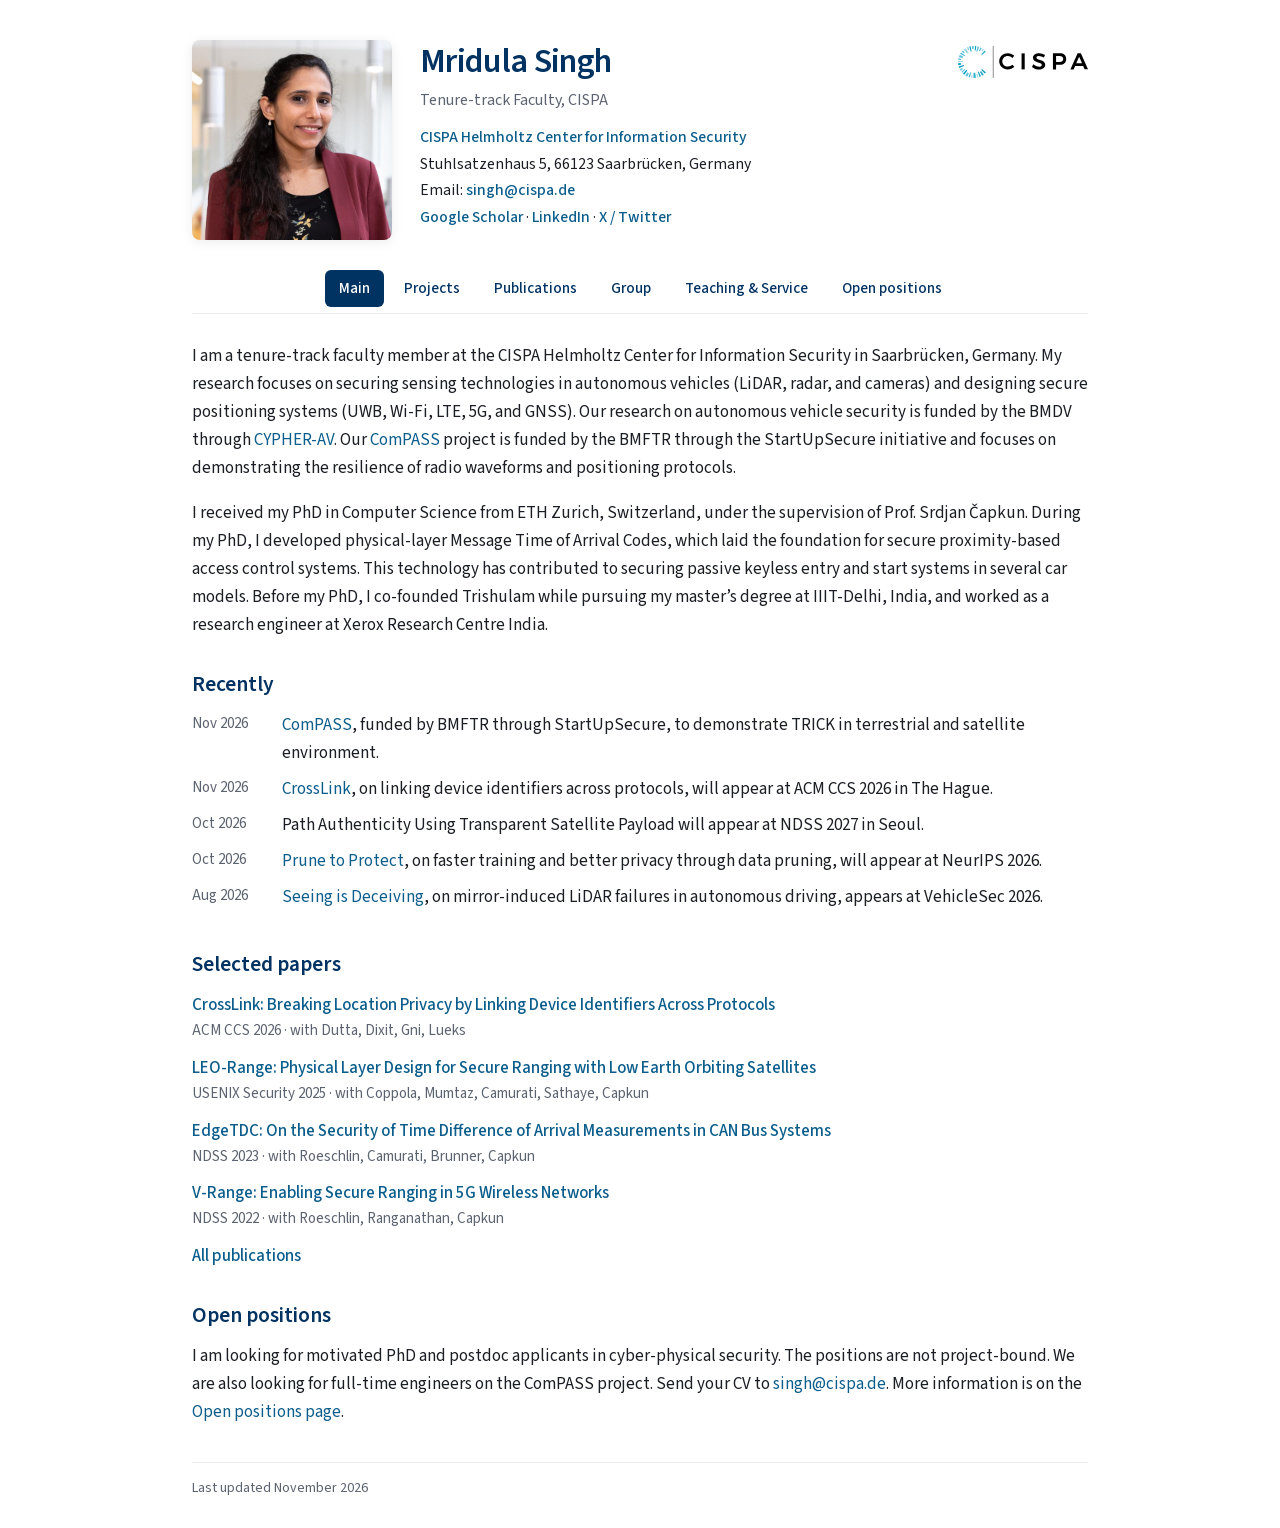
<file: index.html>
<!doctype html>
<html lang="en">
  <head>
    <meta charset="utf-8">
    <meta name="viewport" content="width=device-width, initial-scale=1">
    <title>Mridula Singh</title>
    <meta name="description" content="Mridula Singh, tenure-track faculty at CISPA Helmholtz Center for Information Security. Wireless and systems security.">
    <link rel="stylesheet" href="style.css">
  </head>
  <body>
    <div class="wrap">
      <header class="site-header">
        <img class="headshot" src="mridula.jpg" width="600" height="600" alt="Portrait of Mridula Singh">
        <div class="info">
          <h1><a href="index.html">Mridula Singh</a></h1>
          <p class="tagline">Tenure-track Faculty, CISPA</p>
          <p class="hmeta"><a href="https://cispa.de/en/people/c01mrsi" target="_blank" rel="noopener">CISPA Helmholtz Center for Information Security</a><br>Stuhlsatzenhaus 5, 66123 Saarbrücken, Germany<br>Email: <a href="mailto:singh@cispa.de">singh@cispa.de</a><br><a href="https://scholar.google.com/citations?user=0nTK5BsAAAAJ" target="_blank" rel="noopener">Google Scholar</a> · <a href="https://www.linkedin.com/in/mridula-singh-9a480925" target="_blank" rel="noopener">LinkedIn</a> · <a href="https://twitter.com/singh_mridula" target="_blank" rel="noopener">X / Twitter</a></p>
        </div>
        <div class="logos">
          <img src="cispa-logo.svg" width="4100" height="1000" alt="CISPA">
        </div>
      </header>
      <nav id="mainmenu" aria-label="Main">
        <ul>
          <li><a href="index.html" class="selected">Main</a></li>
          <li><a href="projects.html">Projects</a></li>
          <li><a href="publications.html">Publications</a></li>
          <li><a href="group.html">Group</a></li>
          <li><a href="teaching-service.html">Teaching &amp; Service</a></li>
          <li><a href="positions.html">Open positions</a></li>
        </ul>
      </nav>
      <main>
        <section class="bio">
          <p>I am a tenure-track faculty member at the CISPA Helmholtz Center for Information Security in Saarbrücken, Germany. My research focuses on securing sensing technologies in autonomous vehicles (LiDAR, radar, and cameras) and designing secure positioning systems (UWB, Wi-Fi, LTE, 5G, and GNSS). Our research on autonomous vehicle security is funded by the BMDV through <a href="https://cispa.de/en/cypher-av" target="_blank" rel="noopener">CYPHER-AV</a>. Our <a href="https://www.forschung-it-sicherheit-kommunikationssysteme.de/projekte/compass" target="_blank" rel="noopener">ComPASS</a> project is funded by the BMFTR through the StartUpSecure initiative and focuses on demonstrating the resilience of radio waveforms and positioning protocols.</p>
          <p>I received my PhD in Computer Science from ETH Zurich, Switzerland, under the supervision of Prof. Srdjan Čapkun. During my PhD, I developed physical-layer Message Time of Arrival Codes, which laid the foundation for secure proximity-based access control systems. This technology has contributed to securing passive keyless entry and start systems in several car models. Before my PhD, I co-founded Trishulam while pursuing my master’s degree at IIIT-Delhi, India, and worked as a research engineer at Xerox Research Centre India.</p>
        </section>
        <h2>Recently</h2>
        <ul class="news">
          <li><span class="date">Nov 2026</span><span><a href="https://www.forschung-it-sicherheit-kommunikationssysteme.de/projekte/compass" target="_blank" rel="noopener">ComPASS</a>, funded by BMFTR through StartUpSecure, to demonstrate TRICK in terrestrial and satellite environment.</span></li>
          <li><span class="date">Nov 2026</span><span><a href="https://arxiv.org/abs/2609.09963" target="_blank" rel="noopener">CrossLink</a>, on linking device identifiers across protocols, will appear at ACM CCS 2026 in The Hague.</span></li>
          <li><span class="date">Oct 2026</span><span>Path Authenticity Using Transparent Satellite Payload will appear at NDSS 2027 in Seoul.</span></li>
          <li><span class="date">Oct 2026</span><span><a href="https://neurips.cc/virtual/2026/poster/151415" target="_blank" rel="noopener">Prune to Protect</a>, on faster training and better privacy through data pruning, will appear at NeurIPS 2026.</span></li>
          <li><span class="date">Aug 2026</span><span><a href="https://www.usenix.org/system/files/vehiclesec26-yahia.pdf" target="_blank" rel="noopener">Seeing is Deceiving</a>, on mirror-induced LiDAR failures in autonomous driving, appears at VehicleSec 2026.</span></li>
        </ul>
        <h2>Selected papers</h2>
        <ul class="selected">
          <li><a href="https://arxiv.org/abs/2609.09963" target="_blank" rel="noopener">CrossLink: Breaking Location Privacy by Linking Device Identifiers Across Protocols</a><span class="meta">ACM CCS 2026 · with Dutta, Dixit, Gni, Lueks</span></li>
          <li><a href="https://www.usenix.org/system/files/usenixsecurity25-coppola.pdf" target="_blank" rel="noopener">LEO-Range: Physical Layer Design for Secure Ranging with Low Earth Orbiting Satellites</a><span class="meta">USENIX Security 2025 · with Coppola, Mumtaz, Camurati, Sathaye, Capkun</span></li>
          <li><a href="https://www.ndss-symposium.org/wp-content/uploads/2023/02/ndss2023_f271_paper.pdf" target="_blank" rel="noopener">EdgeTDC: On the Security of Time Difference of Arrival Measurements in CAN Bus Systems</a><span class="meta">NDSS 2023 · with Roeschlin, Camurati, Brunner, Capkun</span></li>
          <li><a href="https://www.ndss-symposium.org/wp-content/uploads/2022-151-paper.pdf" target="_blank" rel="noopener">V-Range: Enabling Secure Ranging in 5G Wireless Networks</a><span class="meta">NDSS 2022 · with Roeschlin, Ranganathan, Capkun</span></li>
        </ul>
        <p class="more"><a href="publications.html">All publications</a></p>
        <h2>Open positions</h2>
        <p class="join">I am looking for motivated PhD and postdoc applicants in cyber-physical security. The positions are not project-bound. We are also looking for full-time engineers on the ComPASS project. Send your CV to <a href="mailto:singh@cispa.de">singh@cispa.de</a>. More information is on the <a href="positions.html">Open positions page</a>.</p>
      </main>
      <footer class="foot">
        Last updated November 2026
      </footer>
    </div>
  </body>
</html>
</file>
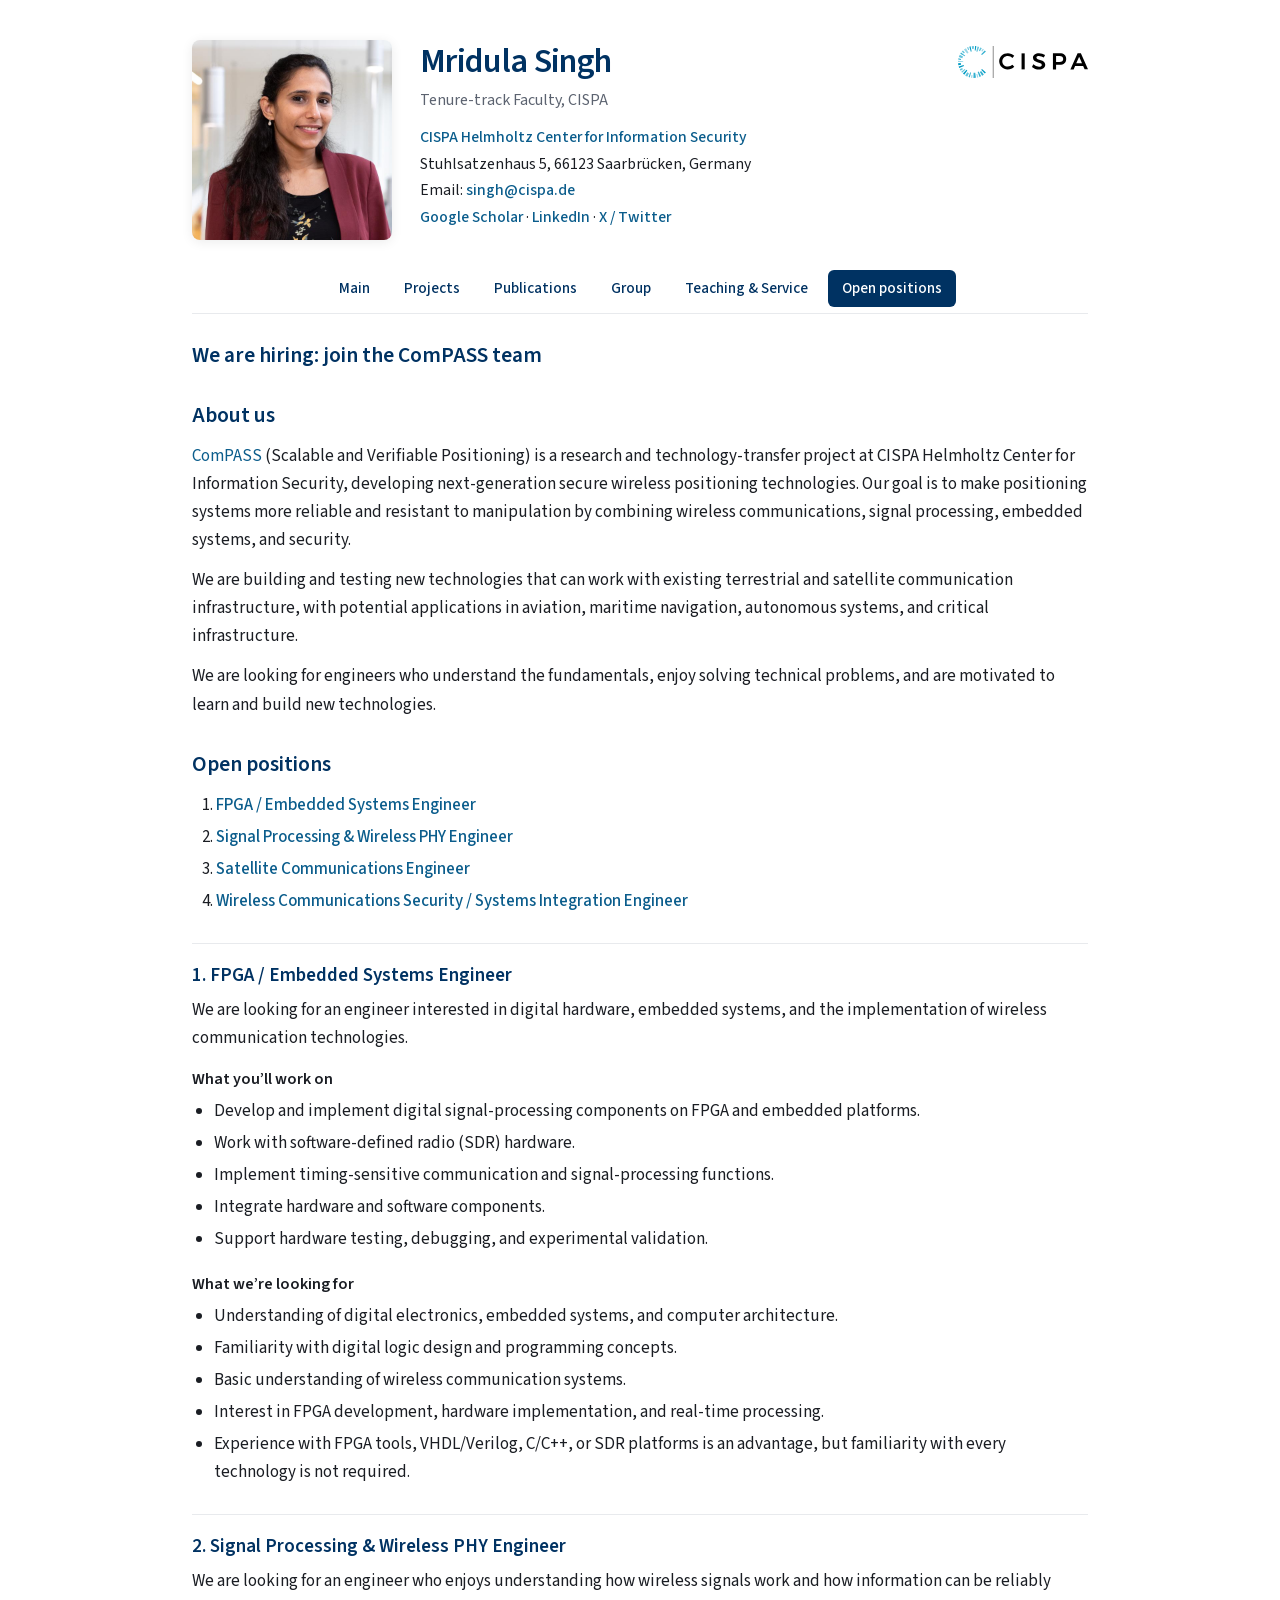
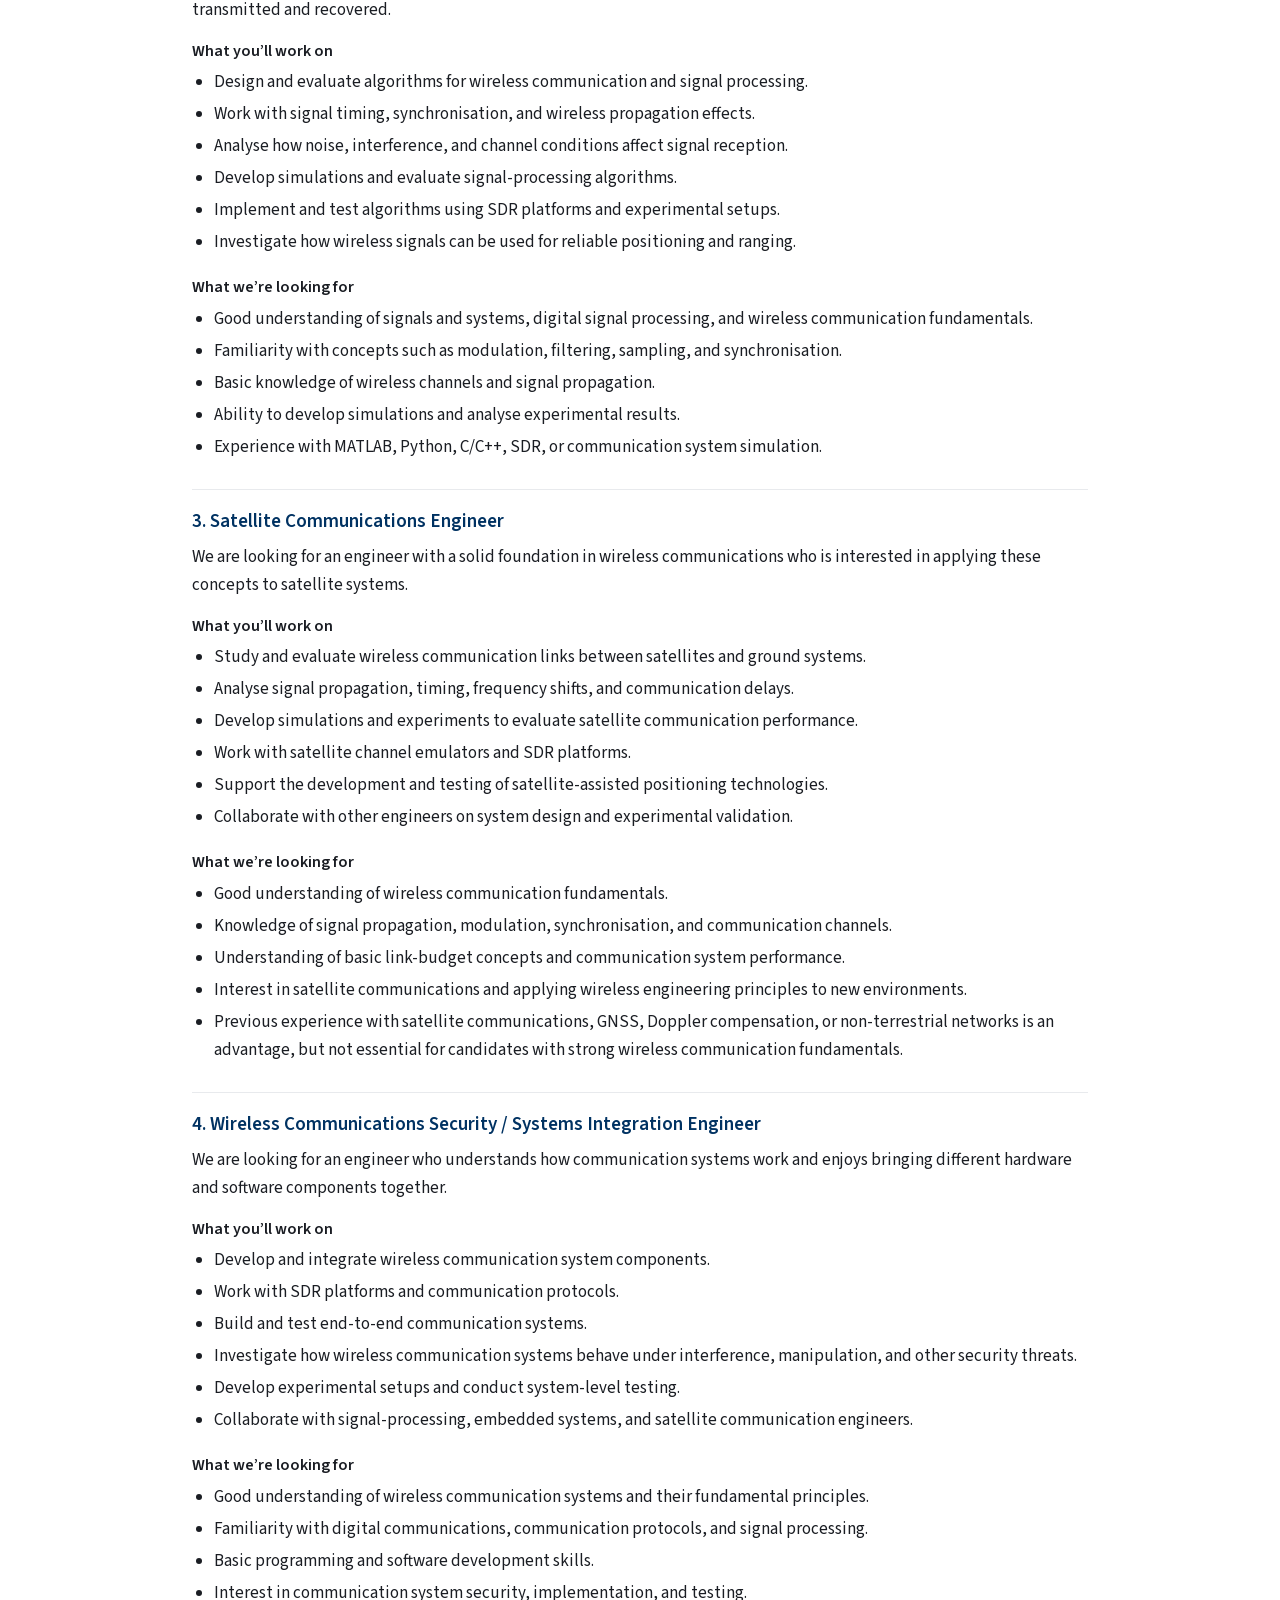
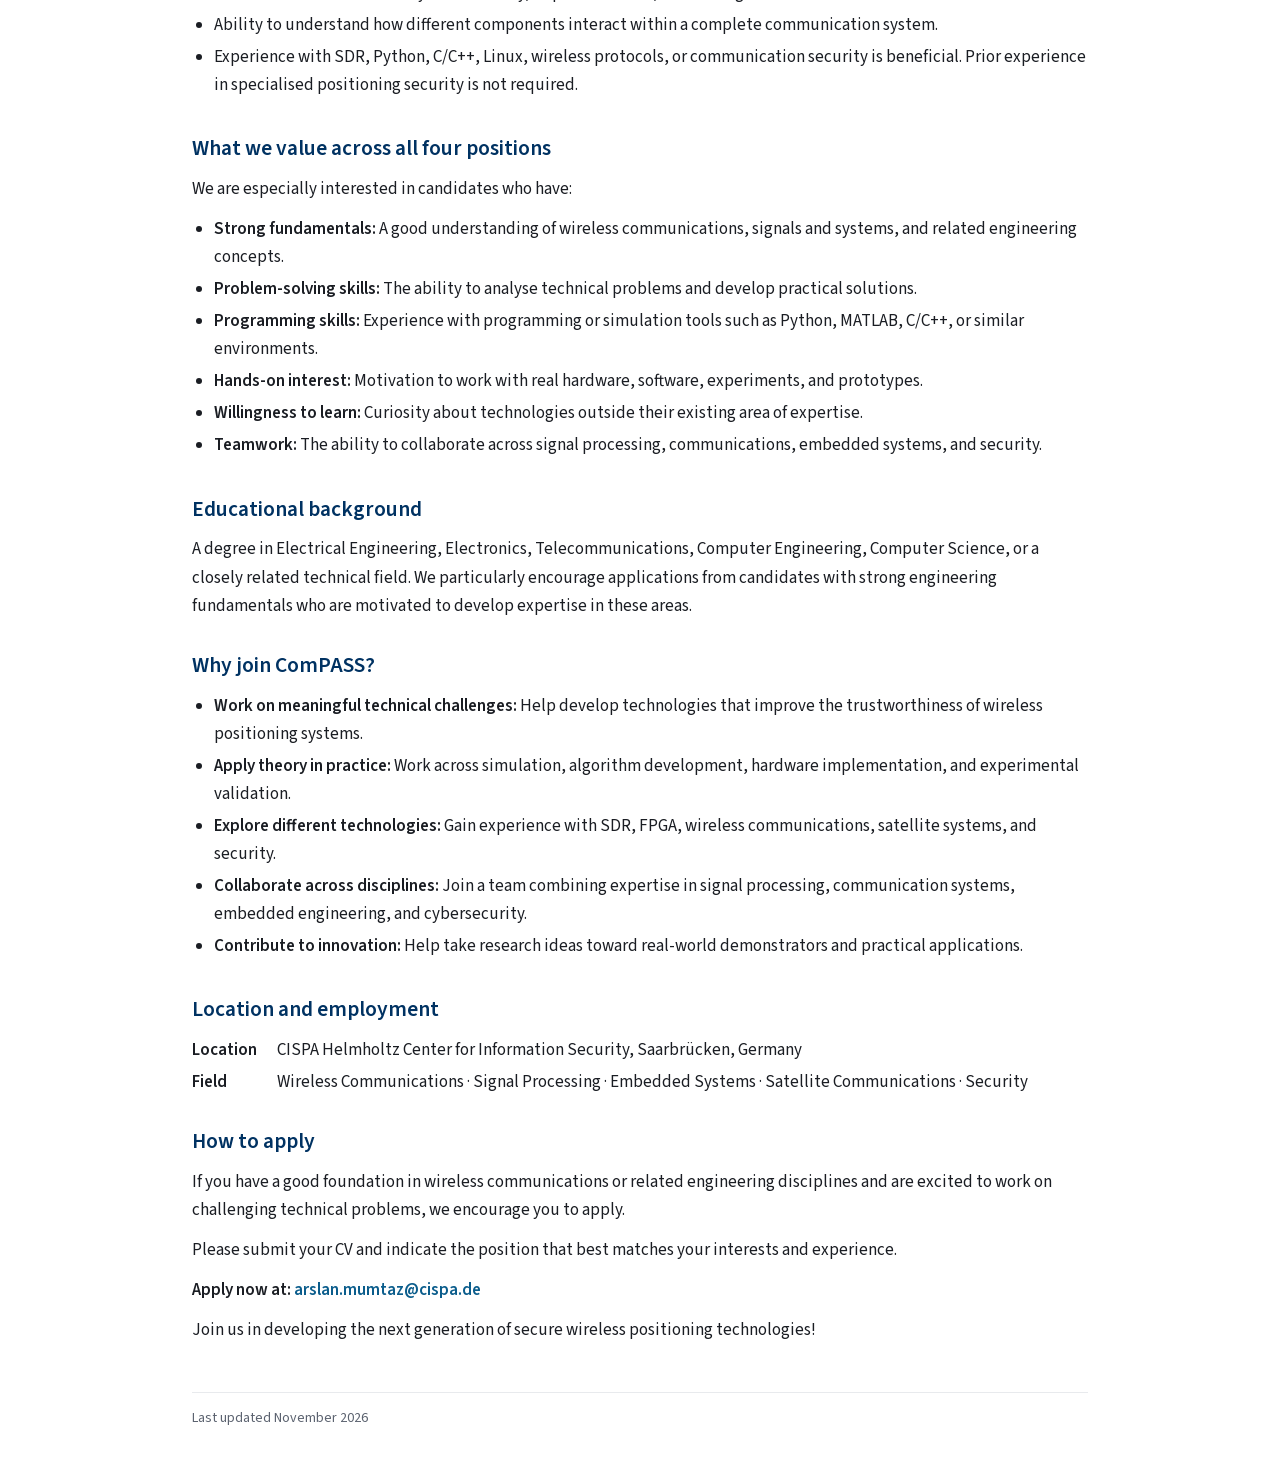
<file: compass.html>
<!doctype html>
<html lang="en">
  <head>
    <meta charset="utf-8">
    <meta name="viewport" content="width=device-width, initial-scale=1">
    <title>ComPASS positions · Mridula Singh</title>
    <meta name="description" content="Four full-time engineering positions on the ComPASS project at CISPA Helmholtz Center for Information Security, Saarbrücken, Germany.">
    <link rel="stylesheet" href="style.css">
  </head>
  <body>
    <div class="wrap">
      <header class="site-header">
        <img class="headshot" src="mridula.jpg" width="600" height="600" alt="Portrait of Mridula Singh">
        <div class="info">
          <h1><a href="index.html">Mridula Singh</a></h1>
          <p class="tagline">Tenure-track Faculty, CISPA</p>
          <p class="hmeta"><a href="https://cispa.de/en/people/c01mrsi" target="_blank" rel="noopener">CISPA Helmholtz Center for Information Security</a><br>Stuhlsatzenhaus 5, 66123 Saarbrücken, Germany<br>Email: <a href="mailto:singh@cispa.de">singh@cispa.de</a><br><a href="https://scholar.google.com/citations?user=0nTK5BsAAAAJ" target="_blank" rel="noopener">Google Scholar</a> · <a href="https://www.linkedin.com/in/mridula-singh-9a480925" target="_blank" rel="noopener">LinkedIn</a> · <a href="https://twitter.com/singh_mridula" target="_blank" rel="noopener">X / Twitter</a></p>
        </div>
        <div class="logos">
          <img src="cispa-logo.svg" width="4100" height="1000" alt="CISPA">
        </div>
      </header>
      <nav id="mainmenu" aria-label="Main">
        <ul>
          <li><a href="index.html">Main</a></li>
          <li><a href="projects.html">Projects</a></li>
          <li><a href="publications.html">Publications</a></li>
          <li><a href="group.html">Group</a></li>
          <li><a href="teaching-service.html">Teaching &amp; Service</a></li>
          <li><a href="positions.html" class="selected">Open positions</a></li>
        </ul>
      </nav>
      <main class="hiring">
        <h2>We are hiring: join the ComPASS team</h2>

        <h2>About us</h2>
        <p><a href="https://www.forschung-it-sicherheit-kommunikationssysteme.de/projekte/compass" target="_blank" rel="noopener">ComPASS</a> (Scalable and Verifiable Positioning) is a research and technology-transfer project at CISPA Helmholtz Center for Information Security, developing next-generation secure wireless positioning technologies. Our goal is to make positioning systems more reliable and resistant to manipulation by combining wireless communications, signal processing, embedded systems, and security.</p>
        <p>We are building and testing new technologies that can work with existing terrestrial and satellite communication infrastructure, with potential applications in aviation, maritime navigation, autonomous systems, and critical infrastructure.</p>
        <p>We are looking for engineers who understand the fundamentals, enjoy solving technical problems, and are motivated to learn and build new technologies.</p>

        <h2>Open positions</h2>
        <ol class="role-index">
          <li><a href="#fpga">FPGA / Embedded Systems Engineer</a></li>
          <li><a href="#phy">Signal Processing &amp; Wireless PHY Engineer</a></li>
          <li><a href="#satcom">Satellite Communications Engineer</a></li>
          <li><a href="#security">Wireless Communications Security / Systems Integration Engineer</a></li>
        </ol>

        <section class="role" id="fpga">
          <h3>1. FPGA / Embedded Systems Engineer</h3>
          <p>We are looking for an engineer interested in digital hardware, embedded systems, and the implementation of wireless communication technologies.</p>
          <h4>What you’ll work on</h4>
          <ul class="bullets">
            <li>Develop and implement digital signal-processing components on FPGA and embedded platforms.</li>
            <li>Work with software-defined radio (SDR) hardware.</li>
            <li>Implement timing-sensitive communication and signal-processing functions.</li>
            <li>Integrate hardware and software components.</li>
            <li>Support hardware testing, debugging, and experimental validation.</li>
          </ul>
          <h4>What we’re looking for</h4>
          <ul class="bullets">
            <li>Understanding of digital electronics, embedded systems, and computer architecture.</li>
            <li>Familiarity with digital logic design and programming concepts.</li>
            <li>Basic understanding of wireless communication systems.</li>
            <li>Interest in FPGA development, hardware implementation, and real-time processing.</li>
            <li>Experience with FPGA tools, VHDL/Verilog, C/C++, or SDR platforms is an advantage, but familiarity with every technology is not required.</li>
          </ul>
        </section>

        <section class="role" id="phy">
          <h3>2. Signal Processing &amp; Wireless PHY Engineer</h3>
          <p>We are looking for an engineer who enjoys understanding how wireless signals work and how information can be reliably transmitted and recovered.</p>
          <h4>What you’ll work on</h4>
          <ul class="bullets">
            <li>Design and evaluate algorithms for wireless communication and signal processing.</li>
            <li>Work with signal timing, synchronisation, and wireless propagation effects.</li>
            <li>Analyse how noise, interference, and channel conditions affect signal reception.</li>
            <li>Develop simulations and evaluate signal-processing algorithms.</li>
            <li>Implement and test algorithms using SDR platforms and experimental setups.</li>
            <li>Investigate how wireless signals can be used for reliable positioning and ranging.</li>
          </ul>
          <h4>What we’re looking for</h4>
          <ul class="bullets">
            <li>Good understanding of signals and systems, digital signal processing, and wireless communication fundamentals.</li>
            <li>Familiarity with concepts such as modulation, filtering, sampling, and synchronisation.</li>
            <li>Basic knowledge of wireless channels and signal propagation.</li>
            <li>Ability to develop simulations and analyse experimental results.</li>
            <li>Experience with MATLAB, Python, C/C++, SDR, or communication system simulation.</li>
          </ul>
        </section>

        <section class="role" id="satcom">
          <h3>3. Satellite Communications Engineer</h3>
          <p>We are looking for an engineer with a solid foundation in wireless communications who is interested in applying these concepts to satellite systems.</p>
          <h4>What you’ll work on</h4>
          <ul class="bullets">
            <li>Study and evaluate wireless communication links between satellites and ground systems.</li>
            <li>Analyse signal propagation, timing, frequency shifts, and communication delays.</li>
            <li>Develop simulations and experiments to evaluate satellite communication performance.</li>
            <li>Work with satellite channel emulators and SDR platforms.</li>
            <li>Support the development and testing of satellite-assisted positioning technologies.</li>
            <li>Collaborate with other engineers on system design and experimental validation.</li>
          </ul>
          <h4>What we’re looking for</h4>
          <ul class="bullets">
            <li>Good understanding of wireless communication fundamentals.</li>
            <li>Knowledge of signal propagation, modulation, synchronisation, and communication channels.</li>
            <li>Understanding of basic link-budget concepts and communication system performance.</li>
            <li>Interest in satellite communications and applying wireless engineering principles to new environments.</li>
            <li>Previous experience with satellite communications, GNSS, Doppler compensation, or non-terrestrial networks is an advantage, but not essential for candidates with strong wireless communication fundamentals.</li>
          </ul>
        </section>

        <section class="role" id="security">
          <h3>4. Wireless Communications Security / Systems Integration Engineer</h3>
          <p>We are looking for an engineer who understands how communication systems work and enjoys bringing different hardware and software components together.</p>
          <h4>What you’ll work on</h4>
          <ul class="bullets">
            <li>Develop and integrate wireless communication system components.</li>
            <li>Work with SDR platforms and communication protocols.</li>
            <li>Build and test end-to-end communication systems.</li>
            <li>Investigate how wireless communication systems behave under interference, manipulation, and other security threats.</li>
            <li>Develop experimental setups and conduct system-level testing.</li>
            <li>Collaborate with signal-processing, embedded systems, and satellite communication engineers.</li>
          </ul>
          <h4>What we’re looking for</h4>
          <ul class="bullets">
            <li>Good understanding of wireless communication systems and their fundamental principles.</li>
            <li>Familiarity with digital communications, communication protocols, and signal processing.</li>
            <li>Basic programming and software development skills.</li>
            <li>Interest in communication system security, implementation, and testing.</li>
            <li>Ability to understand how different components interact within a complete communication system.</li>
            <li>Experience with SDR, Python, C/C++, Linux, wireless protocols, or communication security is beneficial. Prior experience in specialised positioning security is not required.</li>
          </ul>
        </section>

        <h2>What we value across all four positions</h2>
        <p>We are especially interested in candidates who have:</p>
        <ul class="bullets">
          <li><span class="rname">Strong fundamentals:</span> A good understanding of wireless communications, signals and systems, and related engineering concepts.</li>
          <li><span class="rname">Problem-solving skills:</span> The ability to analyse technical problems and develop practical solutions.</li>
          <li><span class="rname">Programming skills:</span> Experience with programming or simulation tools such as Python, MATLAB, C/C++, or similar environments.</li>
          <li><span class="rname">Hands-on interest:</span> Motivation to work with real hardware, software, experiments, and prototypes.</li>
          <li><span class="rname">Willingness to learn:</span> Curiosity about technologies outside their existing area of expertise.</li>
          <li><span class="rname">Teamwork:</span> The ability to collaborate across signal processing, communications, embedded systems, and security.</li>
        </ul>

        <h2>Educational background</h2>
        <p>A degree in Electrical Engineering, Electronics, Telecommunications, Computer Engineering, Computer Science, or a closely related technical field. We particularly encourage applications from candidates with strong engineering fundamentals who are motivated to develop expertise in these areas.</p>

        <h2>Why join ComPASS?</h2>
        <ul class="bullets">
          <li><span class="rname">Work on meaningful technical challenges:</span> Help develop technologies that improve the trustworthiness of wireless positioning systems.</li>
          <li><span class="rname">Apply theory in practice:</span> Work across simulation, algorithm development, hardware implementation, and experimental validation.</li>
          <li><span class="rname">Explore different technologies:</span> Gain experience with SDR, FPGA, wireless communications, satellite systems, and security.</li>
          <li><span class="rname">Collaborate across disciplines:</span> Join a team combining expertise in signal processing, communication systems, embedded engineering, and cybersecurity.</li>
          <li><span class="rname">Contribute to innovation:</span> Help take research ideas toward real-world demonstrators and practical applications.</li>
        </ul>

        <h2>Location and employment</h2>
        <dl class="facts">
          <dt>Location</dt>
          <dd>CISPA Helmholtz Center for Information Security, Saarbrücken, Germany</dd>
          <dt>Field</dt>
          <dd>Wireless Communications · Signal Processing · Embedded Systems · Satellite Communications · Security</dd>
        </dl>

        <h2>How to apply</h2>
        <p>If you have a good foundation in wireless communications or related engineering disciplines and are excited to work on challenging technical problems, we encourage you to apply.</p>
        <p>Please submit your CV and indicate the position that best matches your interests and experience.</p>
        <p class="apply-now">Apply now at: <a href="mailto:arslan.mumtaz@cispa.de">arslan.mumtaz@cispa.de</a></p>
        <p>Join us in developing the next generation of secure wireless positioning technologies!</p>
      </main>
      <footer class="foot">
        Last updated November 2026
      </footer>
    </div>
  </body>
</html>
</file>
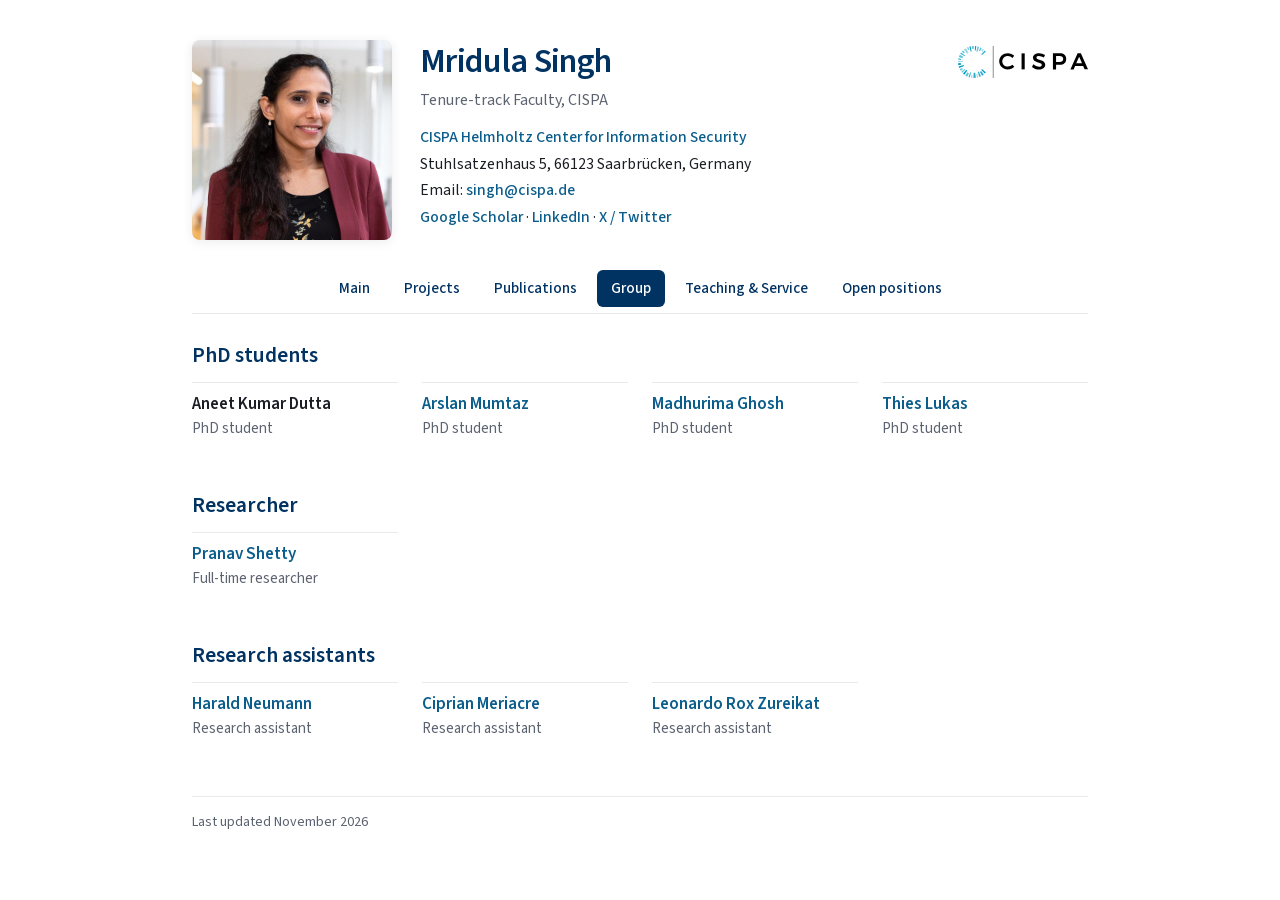
<file: group.html>
<!doctype html>
<html lang="en">
  <head>
    <meta charset="utf-8">
    <meta name="viewport" content="width=device-width, initial-scale=1">
    <title>Group · Mridula Singh</title>
    <meta name="description" content="Mridula Singh, tenure-track faculty at CISPA Helmholtz Center for Information Security. Wireless and systems security.">
    <link rel="stylesheet" href="style.css">
  </head>
  <body>
    <div class="wrap">
      <header class="site-header">
        <img class="headshot" src="mridula.jpg" width="600" height="600" alt="Portrait of Mridula Singh">
        <div class="info">
          <h1><a href="index.html">Mridula Singh</a></h1>
          <p class="tagline">Tenure-track Faculty, CISPA</p>
          <p class="hmeta"><a href="https://cispa.de/en/people/c01mrsi" target="_blank" rel="noopener">CISPA Helmholtz Center for Information Security</a><br>Stuhlsatzenhaus 5, 66123 Saarbrücken, Germany<br>Email: <a href="mailto:singh@cispa.de">singh@cispa.de</a><br><a href="https://scholar.google.com/citations?user=0nTK5BsAAAAJ" target="_blank" rel="noopener">Google Scholar</a> · <a href="https://www.linkedin.com/in/mridula-singh-9a480925" target="_blank" rel="noopener">LinkedIn</a> · <a href="https://twitter.com/singh_mridula" target="_blank" rel="noopener">X / Twitter</a></p>
        </div>
        <div class="logos">
          <img src="cispa-logo.svg" width="4100" height="1000" alt="CISPA">
        </div>
      </header>
      <nav id="mainmenu" aria-label="Main">
        <ul>
          <li><a href="index.html">Main</a></li>
          <li><a href="projects.html">Projects</a></li>
          <li><a href="publications.html">Publications</a></li>
          <li><a href="group.html" class="selected">Group</a></li>
          <li><a href="teaching-service.html">Teaching &amp; Service</a></li>
          <li><a href="positions.html">Open positions</a></li>
        </ul>
      </nav>
      <main>
        <h2>PhD students</h2>
        <ul class="people">
          <li><span class="pname">Aneet Kumar Dutta</span><span class="pline">PhD student</span></li>
          <li><span class="pname"><a href="https://cispa.de/en/people/c01armu" target="_blank" rel="noopener">Arslan Mumtaz</a></span><span class="pline">PhD student</span></li>
          <li><span class="pname"><a href="https://cispa.de/en/people/c01magh" target="_blank" rel="noopener">Madhurima Ghosh</a></span><span class="pline">PhD student</span></li>
          <li><span class="pname"><a href="https://cispa.de/en/people/c01thlu" target="_blank" rel="noopener">Thies Lukas</a></span><span class="pline">PhD student</span></li>
        </ul>
        <h2>Researcher</h2>
        <ul class="people">
          <li><span class="pname"><a href="https://cispa.de/en/people/c01prsh" target="_blank" rel="noopener">Pranav Shetty</a></span><span class="pline">Full-time researcher</span></li>
        </ul>
        <h2>Research assistants</h2>
        <ul class="people">
          <li><span class="pname"><a href="https://cispa.de/en/people/c03hane" target="_blank" rel="noopener">Harald Neumann</a></span><span class="pline">Research assistant</span></li>
          <li><span class="pname"><a href="https://cispa.de/en/people/c01cime" target="_blank" rel="noopener">Ciprian Meriacre</a></span><span class="pline">Research assistant</span></li>
          <li><span class="pname"><a href="https://cispa.de/en/people/c01lezu" target="_blank" rel="noopener">Leonardo Rox Zureikat</a></span><span class="pline">Research assistant</span></li>
        </ul>
      </main>
      <footer class="foot">
        Last updated November 2026
      </footer>
    </div>
  </body>
</html>
</file>
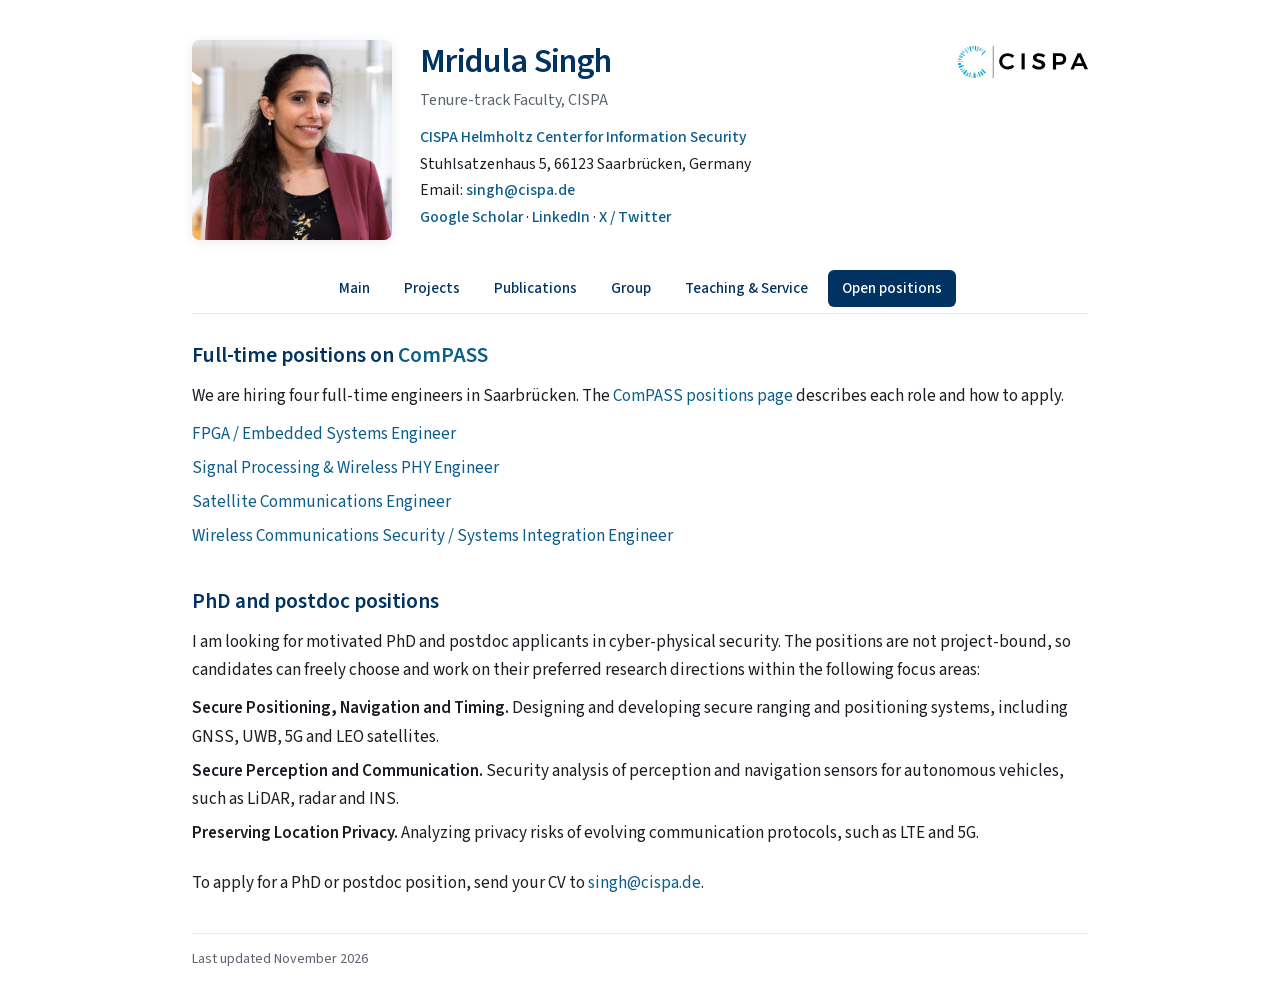
<file: positions.html>
<!doctype html>
<html lang="en">
  <head>
    <meta charset="utf-8">
    <meta name="viewport" content="width=device-width, initial-scale=1">
    <title>Open positions · Mridula Singh</title>
    <meta name="description" content="Mridula Singh, tenure-track faculty at CISPA Helmholtz Center for Information Security. Wireless and systems security.">
    <link rel="stylesheet" href="style.css">
  </head>
  <body>
    <div class="wrap">
      <header class="site-header">
        <img class="headshot" src="mridula.jpg" width="600" height="600" alt="Portrait of Mridula Singh">
        <div class="info">
          <h1><a href="index.html">Mridula Singh</a></h1>
          <p class="tagline">Tenure-track Faculty, CISPA</p>
          <p class="hmeta"><a href="https://cispa.de/en/people/c01mrsi" target="_blank" rel="noopener">CISPA Helmholtz Center for Information Security</a><br>Stuhlsatzenhaus 5, 66123 Saarbrücken, Germany<br>Email: <a href="mailto:singh@cispa.de">singh@cispa.de</a><br><a href="https://scholar.google.com/citations?user=0nTK5BsAAAAJ" target="_blank" rel="noopener">Google Scholar</a> · <a href="https://www.linkedin.com/in/mridula-singh-9a480925" target="_blank" rel="noopener">LinkedIn</a> · <a href="https://twitter.com/singh_mridula" target="_blank" rel="noopener">X / Twitter</a></p>
        </div>
        <div class="logos">
          <img src="cispa-logo.svg" width="4100" height="1000" alt="CISPA">
        </div>
      </header>
      <nav id="mainmenu" aria-label="Main">
        <ul>
          <li><a href="index.html">Main</a></li>
          <li><a href="projects.html">Projects</a></li>
          <li><a href="publications.html">Publications</a></li>
          <li><a href="group.html">Group</a></li>
          <li><a href="teaching-service.html">Teaching &amp; Service</a></li>
          <li><a href="positions.html" class="selected">Open positions</a></li>
        </ul>
      </nav>
      <main>
        <h2>Full-time positions on <a href="https://www.forschung-it-sicherheit-kommunikationssysteme.de/projekte/compass" target="_blank" rel="noopener">ComPASS</a></h2>
        <p class="roles">We are hiring four full-time engineers in Saarbrücken. The <a href="compass.html">ComPASS positions page</a> describes each role and how to apply.</p>
        <ul class="plain roles">
          <li><a href="compass.html#fpga">FPGA / Embedded Systems Engineer</a></li>
          <li><a href="compass.html#phy">Signal Processing &amp; Wireless PHY Engineer</a></li>
          <li><a href="compass.html#satcom">Satellite Communications Engineer</a></li>
          <li><a href="compass.html#security">Wireless Communications Security / Systems Integration Engineer</a></li>
        </ul>
        <h2>PhD and postdoc positions</h2>
        <p class="roles">I am looking for motivated PhD and postdoc applicants in cyber-physical security. The positions are not project-bound, so candidates can freely choose and work on their preferred research directions within the following focus areas:</p>
        <ul class="plain roles">
          <li><span class="rname">Secure Positioning, Navigation and Timing.</span> Designing and developing secure ranging and positioning systems, including GNSS, UWB, 5G and LEO satellites.</li>
          <li><span class="rname">Secure Perception and Communication.</span> Security analysis of perception and navigation sensors for autonomous vehicles, such as LiDAR, radar and INS.</li>
          <li><span class="rname">Preserving Location Privacy.</span> Analyzing privacy risks of evolving communication protocols, such as LTE and 5G.</li>
        </ul>
        <p class="apply">To apply for a PhD or postdoc position, send your CV to <a href="mailto:singh@cispa.de">singh@cispa.de</a>.</p>
      </main>
      <footer class="foot">
        Last updated November 2026
      </footer>
    </div>
  </body>
</html>
</file>
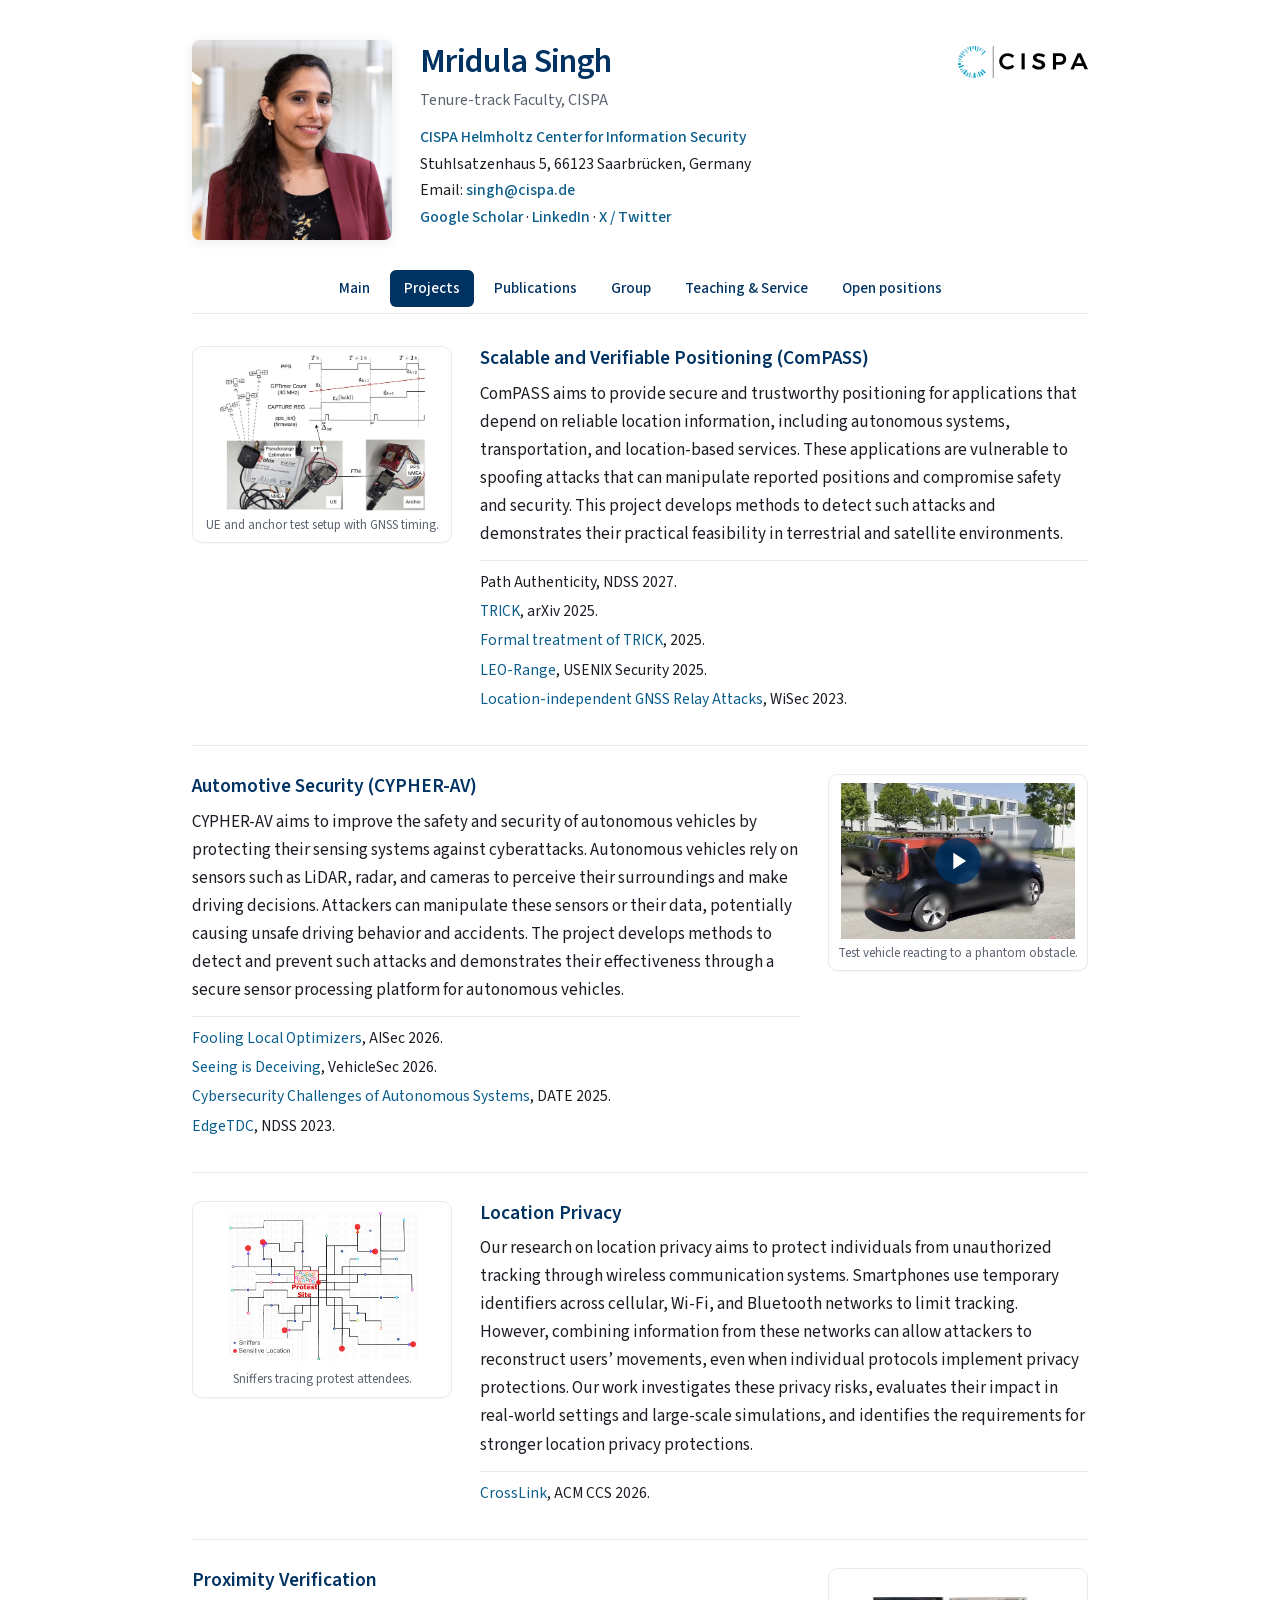
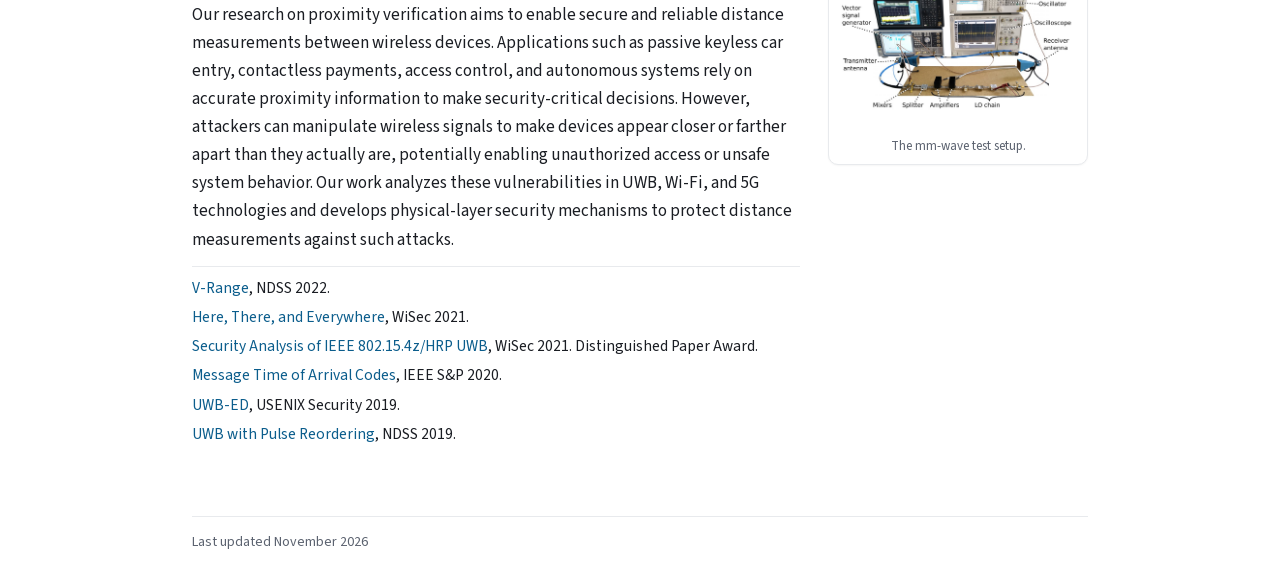
<file: projects.html>
<!doctype html>
<html lang="en">
  <head>
    <meta charset="utf-8">
    <meta name="viewport" content="width=device-width, initial-scale=1">
    <title>Projects · Mridula Singh</title>
    <meta name="description" content="Mridula Singh, tenure-track faculty at CISPA Helmholtz Center for Information Security. Wireless and systems security.">
    <link rel="stylesheet" href="style.css">
  </head>
  <body>
    <div class="wrap">
      <header class="site-header">
        <img class="headshot" src="mridula.jpg" width="600" height="600" alt="Portrait of Mridula Singh">
        <div class="info">
          <h1><a href="index.html">Mridula Singh</a></h1>
          <p class="tagline">Tenure-track Faculty, CISPA</p>
          <p class="hmeta"><a href="https://cispa.de/en/people/c01mrsi" target="_blank" rel="noopener">CISPA Helmholtz Center for Information Security</a><br>Stuhlsatzenhaus 5, 66123 Saarbrücken, Germany<br>Email: <a href="mailto:singh@cispa.de">singh@cispa.de</a><br><a href="https://scholar.google.com/citations?user=0nTK5BsAAAAJ" target="_blank" rel="noopener">Google Scholar</a> · <a href="https://www.linkedin.com/in/mridula-singh-9a480925" target="_blank" rel="noopener">LinkedIn</a> · <a href="https://twitter.com/singh_mridula" target="_blank" rel="noopener">X / Twitter</a></p>
        </div>
        <div class="logos">
          <img src="cispa-logo.svg" width="4100" height="1000" alt="CISPA">
        </div>
      </header>
      <nav id="mainmenu" aria-label="Main">
        <ul>
          <li><a href="index.html">Main</a></li>
          <li><a href="projects.html" class="selected">Projects</a></li>
          <li><a href="publications.html">Publications</a></li>
          <li><a href="group.html">Group</a></li>
          <li><a href="teaching-service.html">Teaching &amp; Service</a></li>
          <li><a href="positions.html">Open positions</a></li>
        </ul>
      </nav>
      <main>
        <article class="project">
          <div class="p-media">
            <div class="p-img">
              <img src="projects/compass_setup.jpg" alt="ComPASS test setup: a UE with a u-blox EVK-F9T GNSS receiver and an anchor exchange FTM measurements, above a timing diagram of PPS pulses captured on a 40 MHz timer." loading="lazy">
            </div>
            <p class="p-cap">UE and anchor test setup with GNSS timing.</p>
          </div>
          <div class="p-body">
            <h2><a href="https://www.forschung-it-sicherheit-kommunikationssysteme.de/projekte/compass" target="_blank" rel="noopener">Scalable and Verifiable Positioning (ComPASS)</a></h2>
            <p class="p-text">ComPASS aims to provide secure and trustworthy positioning for applications that depend on reliable location information, including autonomous systems, transportation, and location-based services. These applications are vulnerable to spoofing attacks that can manipulate reported positions and compromise safety and security. This project develops methods to detect such attacks and demonstrates their practical feasibility in terrestrial and satellite environments.</p>
            <ul class="related">
              <li>Path Authenticity, NDSS 2027.</li>
              <li><a href="https://arxiv.org/abs/2511.05100" target="_blank" rel="noopener">TRICK</a>, arXiv 2025.</li>
              <li><a href="https://publications.cispa.de/articles/conference_contribution/A_Formal_Treatment_of_Time_and_Range_Integrity_ChecK_for_Securing_GNSS/30639347?file=59621435" target="_blank" rel="noopener">Formal treatment of TRICK</a>, 2025.</li>
              <li><a href="https://www.usenix.org/system/files/usenixsecurity25-coppola.pdf" target="_blank" rel="noopener">LEO-Range</a>, USENIX Security 2025.</li>
              <li><a href="https://publications.cispa.de/articles/conference_contribution/Location-independent_GNSS_Relay_Attacks_A_Lazy_Attacker_s_Guide_to_Bypassing_Navigation_Message_Authentication/24614670?file=43248906" target="_blank" rel="noopener">Location-independent GNSS Relay Attacks</a>, WiSec 2023.</li>
            </ul>
          </div>
        </article>
        <article class="project flip">
          <div class="p-media">
            <a class="p-img p-video" data-embed="https://www.youtube-nocookie.com/embed/Y9o6k9ExkUs?autoplay=1&amp;rel=0" href="https://www.youtube.com/watch?v=Y9o6k9ExkUs" target="_blank" rel="noopener" aria-label="Play Real-Life Vehicle Response Demonstration"><img src="projects/cypher_demo.jpg" alt="Still from a video of the test vehicle responding to a mirror-based LiDAR attack, with a play button." loading="lazy"></a>
            <p class="p-cap">Test vehicle reacting to a phantom obstacle.</p>
          </div>
          <div class="p-body">
            <h2><a href="https://cispa.de/en/cypher-av" target="_blank" rel="noopener">Automotive Security (CYPHER-AV)</a></h2>
            <p class="p-text">CYPHER-AV aims to improve the safety and security of autonomous vehicles by protecting their sensing systems against cyberattacks. Autonomous vehicles rely on sensors such as LiDAR, radar, and cameras to perceive their surroundings and make driving decisions. Attackers can manipulate these sensors or their data, potentially causing unsafe driving behavior and accidents. The project develops methods to detect and prevent such attacks and demonstrates their effectiveness through a secure sensor processing platform for autonomous vehicles.</p>
            <ul class="related">
              <li><a href="https://dl.acm.org/doi/10.1145/3847352.3848085" target="_blank" rel="noopener">Fooling Local Optimizers</a>, AISec 2026.</li>
              <li><a href="https://www.usenix.org/system/files/vehiclesec26-yahia.pdf" target="_blank" rel="noopener">Seeing is Deceiving</a>, VehicleSec 2026.</li>
              <li><a href="https://tum-esi.github.io/publications-list/PDF/2025-ASD-DATE-Cybersecurity_challenges_of_autonomous_systems.pdf" target="_blank" rel="noopener">Cybersecurity Challenges of Autonomous Systems</a>, DATE 2025.</li>
              <li><a href="https://www.ndss-symposium.org/wp-content/uploads/2023/02/ndss2023_f271_paper.pdf" target="_blank" rel="noopener">EdgeTDC</a>, NDSS 2023.</li>
            </ul>
          </div>
        </article>
        <article class="project">
          <div class="p-media">
            <div class="p-img">
              <img src="projects/crosslink.png" alt="Map of sniffers and sensitive locations, tracing attendees from a protest site" loading="lazy">
            </div>
            <p class="p-cap">Sniffers tracing protest attendees.</p>
          </div>
          <div class="p-body">
            <h2><span class="p-title">Location Privacy</span></h2>
            <p class="p-text">Our research on location privacy aims to protect individuals from unauthorized tracking through wireless communication systems. Smartphones use temporary identifiers across cellular, Wi-Fi, and Bluetooth networks to limit tracking. However, combining information from these networks can allow attackers to reconstruct users’ movements, even when individual protocols implement privacy protections. Our work investigates these privacy risks, evaluates their impact in real-world settings and large-scale simulations, and identifies the requirements for stronger location privacy protections.</p>
            <ul class="related">
              <li><a href="https://arxiv.org/abs/2609.09963" target="_blank" rel="noopener">CrossLink</a>, ACM CCS 2026.</li>
            </ul>
          </div>
        </article>
        <article class="project flip">
          <div class="p-media">
            <div class="p-img">
              <img src="projects/vrange_fig12.jpg" alt="The labelled V-Range mm-wave setup from Fig. 12 of the paper: vector signal generator, oscillator, oscilloscope, transmitter and receiver antennas, mixers, splitter, amplifiers and LO chain." loading="lazy">
            </div>
            <p class="p-cap">The mm-wave test setup.</p>
          </div>
          <div class="p-body">
            <h2><span class="p-title">Proximity Verification</span></h2>
            <p class="p-text">Our research on proximity verification aims to enable secure and reliable distance measurements between wireless devices. Applications such as passive keyless car entry, contactless payments, access control, and autonomous systems rely on accurate proximity information to make security-critical decisions. However, attackers can manipulate wireless signals to make devices appear closer or farther apart than they actually are, potentially enabling unauthorized access or unsafe system behavior. Our work analyzes these vulnerabilities in UWB, Wi-Fi, and 5G technologies and develops physical-layer security mechanisms to protect distance measurements against such attacks.</p>
            <ul class="related">
              <li><a href="https://www.ndss-symposium.org/wp-content/uploads/2022-151-paper.pdf" target="_blank" rel="noopener">V-Range</a>, NDSS 2022.</li>
              <li><a href="https://par.nsf.gov/servlets/purl/10314803" target="_blank" rel="noopener">Here, There, and Everywhere</a>, WiSec 2021.</li>
              <li><a href="https://dl.acm.org/doi/10.1145/3448300.3467831" target="_blank" rel="noopener">Security Analysis of IEEE 802.15.4z/HRP UWB</a>, WiSec 2021. Distinguished Paper Award.</li>
              <li><a href="https://arxiv.org/abs/1911.11052" target="_blank" rel="noopener">Message Time of Arrival Codes</a>, IEEE S&amp;P 2020.</li>
              <li><a href="https://www.usenix.org/system/files/sec19-singh.pdf" target="_blank" rel="noopener">UWB-ED</a>, USENIX Security 2019.</li>
              <li><a href="https://www.ndss-symposium.org/ndss-paper/uwb-with-pulse-reordering-securing-ranging-against-relay-and-physical-layer-attacks/" target="_blank" rel="noopener">UWB with Pulse Reordering</a>, NDSS 2019.</li>
            </ul>
          </div>
        </article>
        <dialog class="vid-dlg" id="vid" aria-label="Video player">
          <form method="dialog">
            <button class="vid-x" aria-label="Close video">Close</button>
          </form>
          <iframe title="Video player" allow="autoplay; encrypted-media; picture-in-picture; fullscreen" allowfullscreen referrerpolicy="strict-origin-when-cross-origin"></iframe>
        </dialog>
        <script>(function(){var links=document.querySelectorAll("[data-embed]");
var d=document.getElementById("vid"),f=d.querySelector("iframe");
function play(l){f.src=l.dataset.embed;d.showModal()}
links.forEach(function(l){l.addEventListener("click",function(v){v.preventDefault();play(l)})});
d.addEventListener("close",function(){f.removeAttribute("src")});
d.addEventListener("click",function(v){if(v.target===d)d.close()})})()</script>
      </main>
      <footer class="foot">
        Last updated November 2026
      </footer>
    </div>
  </body>
</html>
</file>
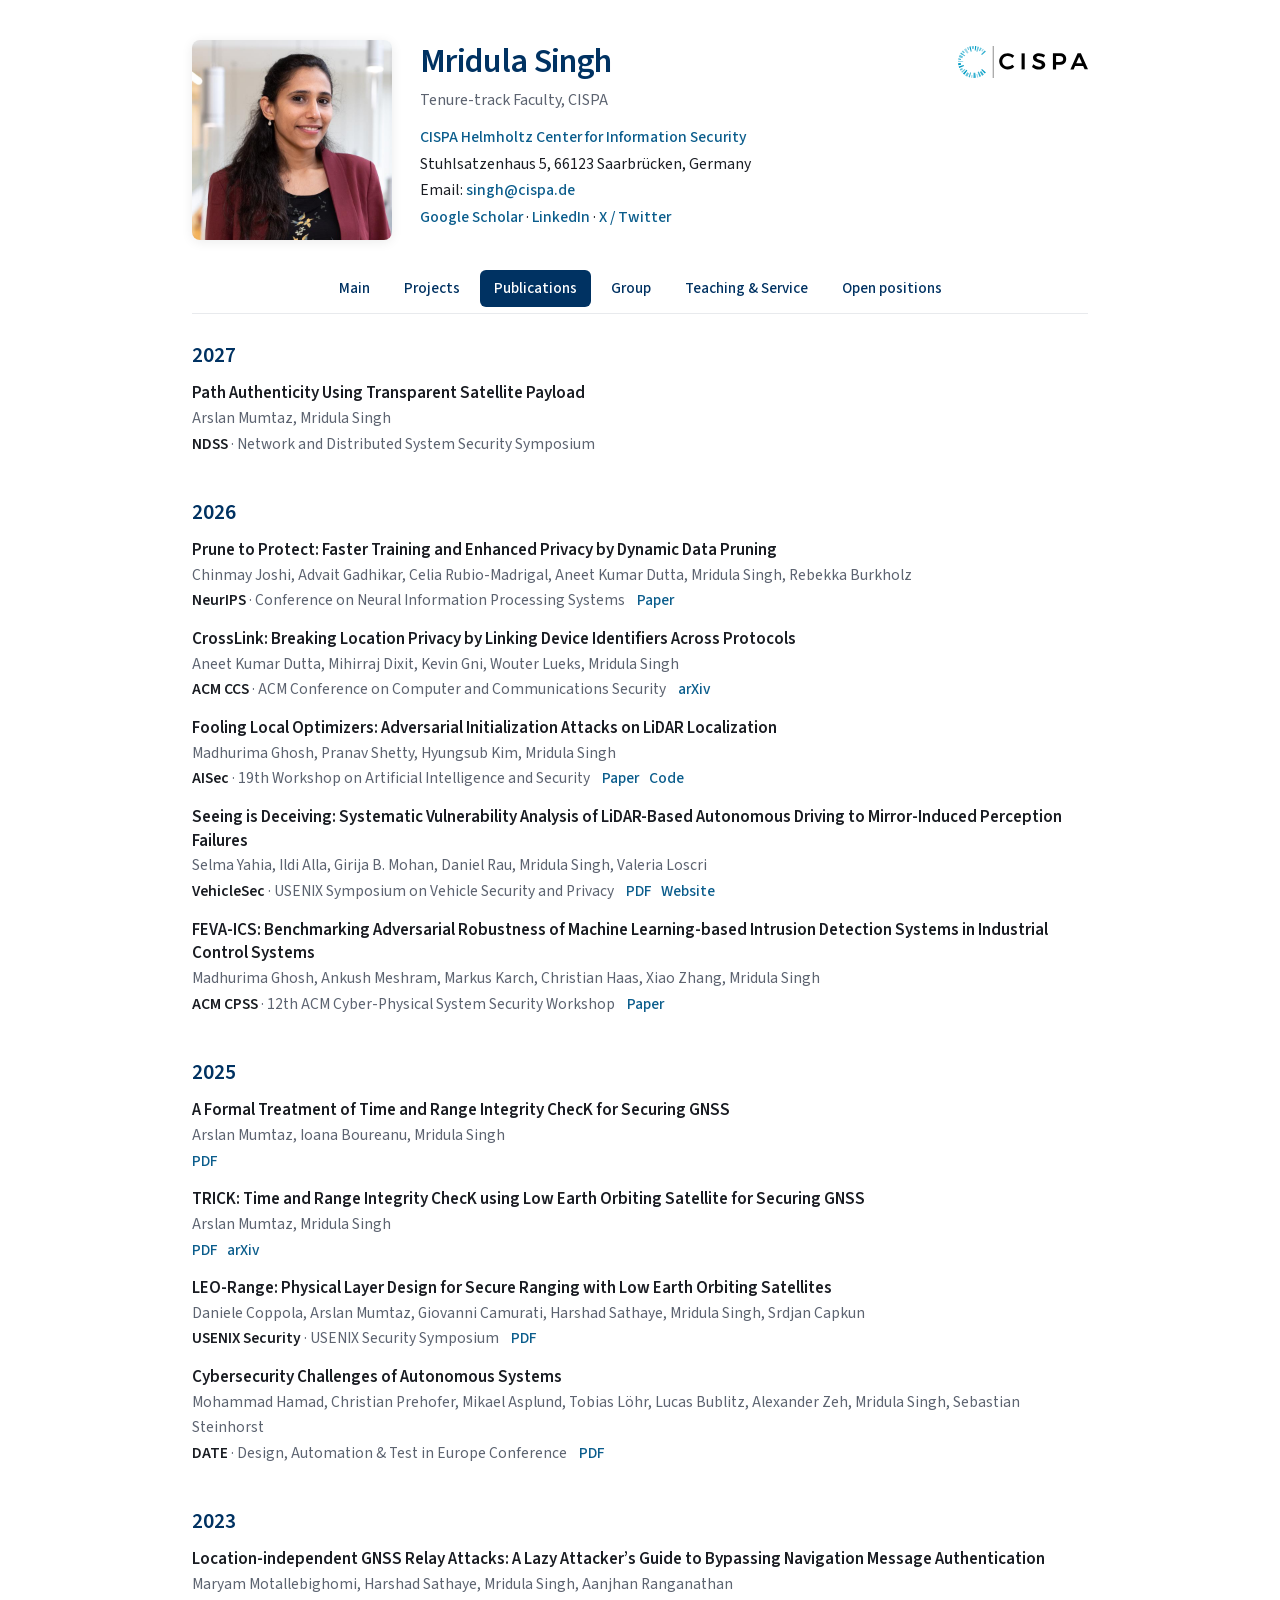
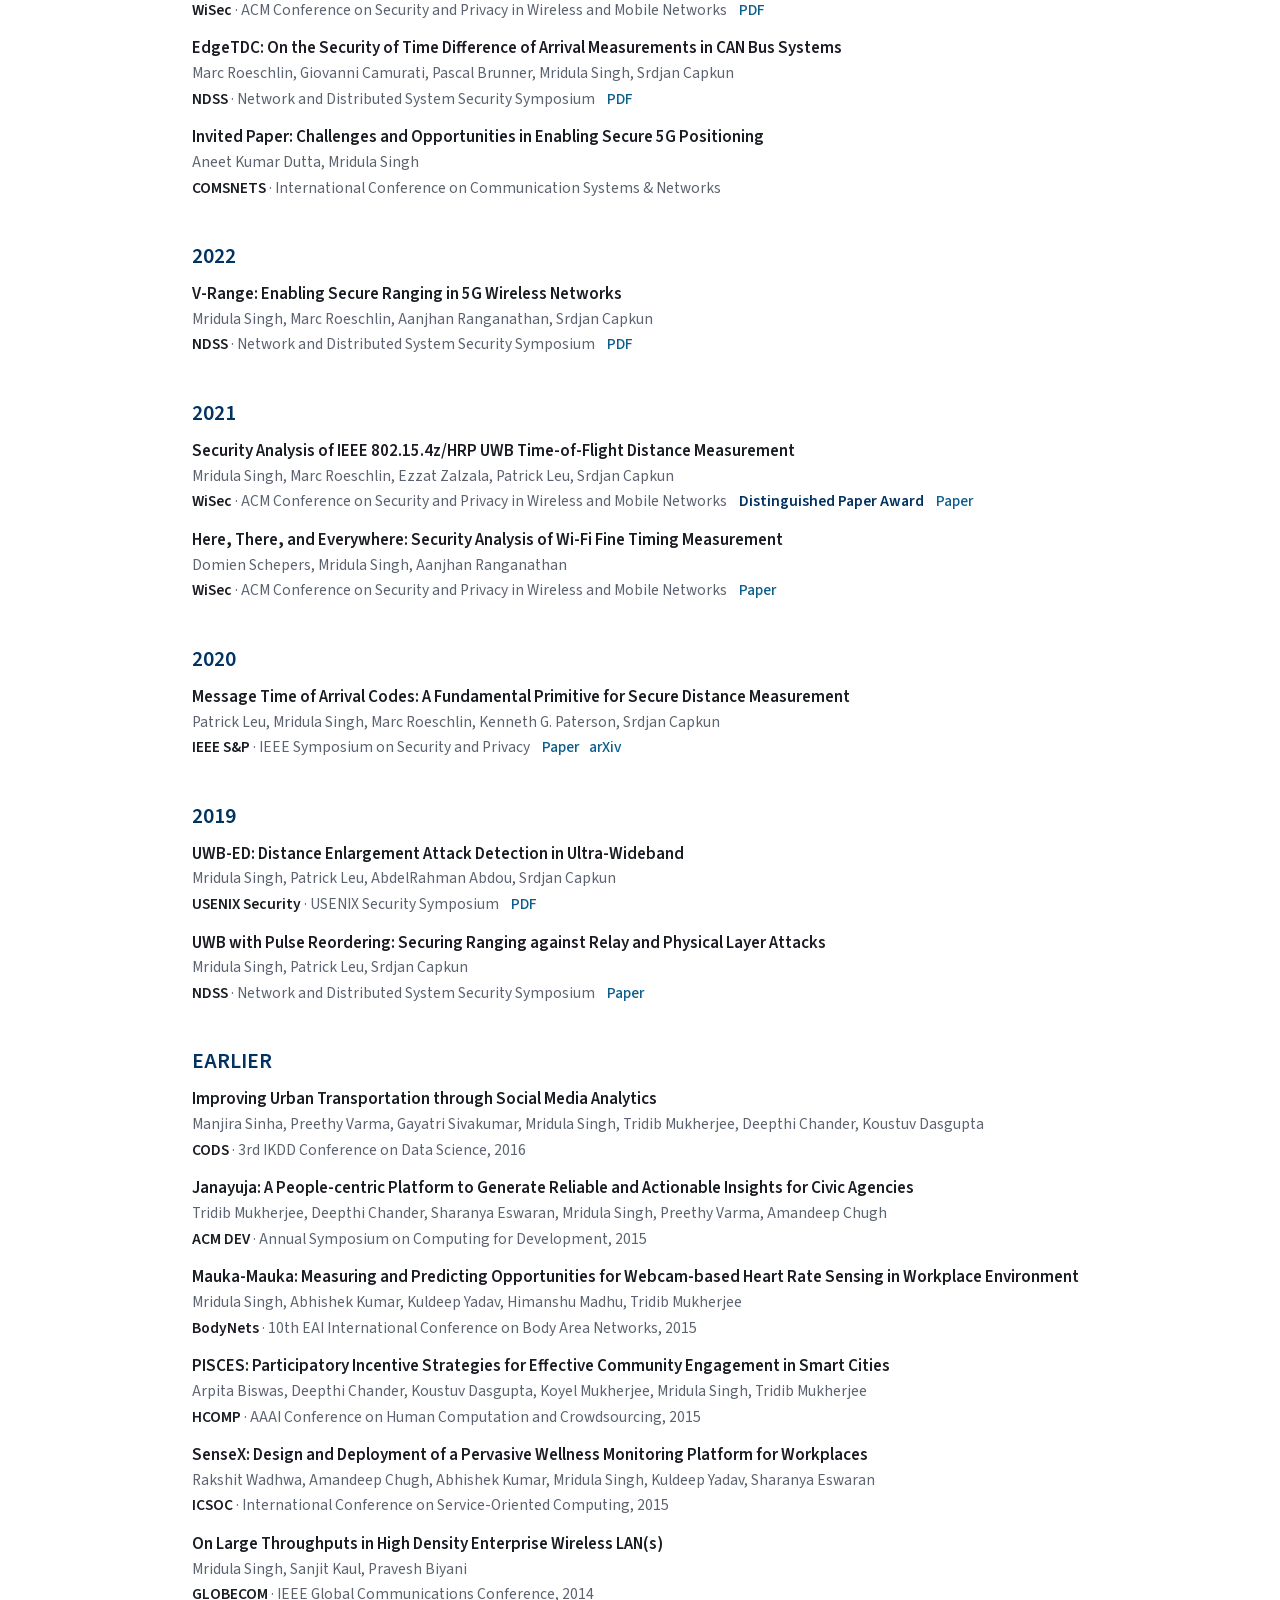
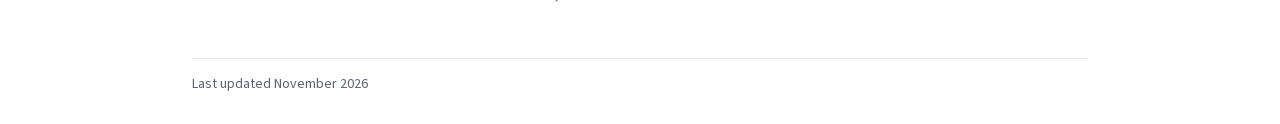
<file: publications.html>
<!doctype html>
<html lang="en">
  <head>
    <meta charset="utf-8">
    <meta name="viewport" content="width=device-width, initial-scale=1">
    <title>Publications · Mridula Singh</title>
    <meta name="description" content="Mridula Singh, tenure-track faculty at CISPA Helmholtz Center for Information Security. Wireless and systems security.">
    <link rel="stylesheet" href="style.css">
  </head>
  <body>
    <div class="wrap">
      <header class="site-header">
        <img class="headshot" src="mridula.jpg" width="600" height="600" alt="Portrait of Mridula Singh">
        <div class="info">
          <h1><a href="index.html">Mridula Singh</a></h1>
          <p class="tagline">Tenure-track Faculty, CISPA</p>
          <p class="hmeta"><a href="https://cispa.de/en/people/c01mrsi" target="_blank" rel="noopener">CISPA Helmholtz Center for Information Security</a><br>Stuhlsatzenhaus 5, 66123 Saarbrücken, Germany<br>Email: <a href="mailto:singh@cispa.de">singh@cispa.de</a><br><a href="https://scholar.google.com/citations?user=0nTK5BsAAAAJ" target="_blank" rel="noopener">Google Scholar</a> · <a href="https://www.linkedin.com/in/mridula-singh-9a480925" target="_blank" rel="noopener">LinkedIn</a> · <a href="https://twitter.com/singh_mridula" target="_blank" rel="noopener">X / Twitter</a></p>
        </div>
        <div class="logos">
          <img src="cispa-logo.svg" width="4100" height="1000" alt="CISPA">
        </div>
      </header>
      <nav id="mainmenu" aria-label="Main">
        <ul>
          <li><a href="index.html">Main</a></li>
          <li><a href="projects.html">Projects</a></li>
          <li><a href="publications.html" class="selected">Publications</a></li>
          <li><a href="group.html">Group</a></li>
          <li><a href="teaching-service.html">Teaching &amp; Service</a></li>
          <li><a href="positions.html">Open positions</a></li>
        </ul>
      </nav>
      <main>
        <h2 class="year">2027</h2>
        <ul class="pubs">
          <li><span class="pub-title">Path Authenticity Using Transparent Satellite Payload</span><span class="authors">Arslan Mumtaz, Mridula Singh</span><span class="pub-foot"><span><span class="vshort">NDSS</span> · Network and Distributed System Security Symposium</span><span class="plinks"></span></span></li>
        </ul>
        <h2 class="year">2026</h2>
        <ul class="pubs">
          <li><span class="pub-title">Prune to Protect: Faster Training and Enhanced Privacy by Dynamic Data Pruning</span><span class="authors">Chinmay Joshi, Advait Gadhikar, Celia Rubio-Madrigal, Aneet Kumar Dutta, Mridula Singh, Rebekka Burkholz</span><span class="pub-foot"><span><span class="vshort">NeurIPS</span> · Conference on Neural Information Processing Systems</span><span class="plinks"><a href="https://neurips.cc/virtual/2026/poster/151415" target="_blank" rel="noopener">Paper</a></span></span></li>
          <li><span class="pub-title">CrossLink: Breaking Location Privacy by Linking Device Identifiers Across Protocols</span><span class="authors">Aneet Kumar Dutta, Mihirraj Dixit, Kevin Gni, Wouter Lueks, Mridula Singh</span><span class="pub-foot"><span><span class="vshort">ACM CCS</span> · ACM Conference on Computer and Communications Security</span><span class="plinks"><a href="https://arxiv.org/abs/2609.09963" target="_blank" rel="noopener">arXiv</a></span></span></li>
          <li><span class="pub-title">Fooling Local Optimizers: Adversarial Initialization Attacks on LiDAR Localization</span><span class="authors">Madhurima Ghosh, Pranav Shetty, Hyungsub Kim, Mridula Singh</span><span class="pub-foot"><span><span class="vshort">AISec</span> · 19th Workshop on Artificial Intelligence and Security</span><span class="plinks"><a href="https://dl.acm.org/doi/10.1145/3847352.3848085" target="_blank" rel="noopener">Paper</a><a href="https://github.com/pranavshetty17/Cross-Space-Attacks" target="_blank" rel="noopener">Code</a></span></span></li>
          <li><span class="pub-title">Seeing is Deceiving: Systematic Vulnerability Analysis of LiDAR-Based Autonomous Driving to Mirror-Induced Perception Failures</span><span class="authors">Selma Yahia, Ildi Alla, Girija B. Mohan, Daniel Rau, Mridula Singh, Valeria Loscri</span><span class="pub-foot"><span><span class="vshort">VehicleSec</span> · USENIX Symposium on Vehicle Security and Privacy</span><span class="plinks"><a href="https://www.usenix.org/system/files/vehiclesec26-yahia.pdf" target="_blank" rel="noopener">PDF</a><a href="https://lidar-attack.github.io/lidar-research/" target="_blank" rel="noopener">Website</a></span></span></li>
          <li><span class="pub-title">FEVA-ICS: Benchmarking Adversarial Robustness of Machine Learning-based Intrusion Detection Systems in Industrial Control Systems</span><span class="authors">Madhurima Ghosh, Ankush Meshram, Markus Karch, Christian Haas, Xiao Zhang, Mridula Singh</span><span class="pub-foot"><span><span class="vshort">ACM CPSS</span> · 12th ACM Cyber-Physical System Security Workshop</span><span class="plinks"><a href="https://publications.cispa.de/articles/conference_contribution/FEVA-ICS_Benchmarking_Adversarial_Robustness_of_Machine_Learning-based_Intrusion_Detection_Systems_in_Industrial_Control_Systems/32778579" target="_blank" rel="noopener">Paper</a></span></span></li>
        </ul>
        <h2 class="year">2025</h2>
        <ul class="pubs">
          <li><span class="pub-title">A Formal Treatment of Time and Range Integrity ChecK for Securing GNSS</span><span class="authors">Arslan Mumtaz, Ioana Boureanu, Mridula Singh</span><span class="pub-foot"><span class="plinks"><a href="https://publications.cispa.de/articles/conference_contribution/A_Formal_Treatment_of_Time_and_Range_Integrity_ChecK_for_Securing_GNSS/30639347?file=59621435" target="_blank" rel="noopener">PDF</a></span></span></li>
          <li><span class="pub-title">TRICK: Time and Range Integrity ChecK using Low Earth Orbiting Satellite for Securing GNSS</span><span class="authors">Arslan Mumtaz, Mridula Singh</span><span class="pub-foot"><span class="plinks"><a href="https://publications.cispa.de/articles/conference_contribution/TRICK_Time_and_Range_Integrity_ChecK_using_Low_Earth_Orbiting_Satellite_for_Securing_GNSS/30563936/1?file=59377406" target="_blank" rel="noopener">PDF</a><a href="https://arxiv.org/abs/2511.05100" target="_blank" rel="noopener">arXiv</a></span></span></li>
          <li><span class="pub-title">LEO-Range: Physical Layer Design for Secure Ranging with Low Earth Orbiting Satellites</span><span class="authors">Daniele Coppola, Arslan Mumtaz, Giovanni Camurati, Harshad Sathaye, Mridula Singh, Srdjan Capkun</span><span class="pub-foot"><span><span class="vshort">USENIX Security</span> · USENIX Security Symposium</span><span class="plinks"><a href="https://www.usenix.org/system/files/usenixsecurity25-coppola.pdf" target="_blank" rel="noopener">PDF</a></span></span></li>
          <li><span class="pub-title">Cybersecurity Challenges of Autonomous Systems</span><span class="authors">Mohammad Hamad, Christian Prehofer, Mikael Asplund, Tobias Löhr, Lucas Bublitz, Alexander Zeh, Mridula Singh, Sebastian Steinhorst</span><span class="pub-foot"><span><span class="vshort">DATE</span> · Design, Automation &amp; Test in Europe Conference</span><span class="plinks"><a href="https://tum-esi.github.io/publications-list/PDF/2025-ASD-DATE-Cybersecurity_challenges_of_autonomous_systems.pdf" target="_blank" rel="noopener">PDF</a></span></span></li>
        </ul>
        <h2 class="year">2023</h2>
        <ul class="pubs">
          <li><span class="pub-title">Location-independent GNSS Relay Attacks: A Lazy Attacker’s Guide to Bypassing Navigation Message Authentication</span><span class="authors">Maryam Motallebighomi, Harshad Sathaye, Mridula Singh, Aanjhan Ranganathan</span><span class="pub-foot"><span><span class="vshort">WiSec</span> · ACM Conference on Security and Privacy in Wireless and Mobile Networks</span><span class="plinks"><a href="https://publications.cispa.de/articles/conference_contribution/Location-independent_GNSS_Relay_Attacks_A_Lazy_Attacker_s_Guide_to_Bypassing_Navigation_Message_Authentication/24614670?file=43248906" target="_blank" rel="noopener">PDF</a></span></span></li>
          <li><span class="pub-title">EdgeTDC: On the Security of Time Difference of Arrival Measurements in CAN Bus Systems</span><span class="authors">Marc Roeschlin, Giovanni Camurati, Pascal Brunner, Mridula Singh, Srdjan Capkun</span><span class="pub-foot"><span><span class="vshort">NDSS</span> · Network and Distributed System Security Symposium</span><span class="plinks"><a href="https://www.ndss-symposium.org/wp-content/uploads/2023/02/ndss2023_f271_paper.pdf" target="_blank" rel="noopener">PDF</a></span></span></li>
          <li><span class="pub-title">Invited Paper: Challenges and Opportunities in Enabling Secure 5G Positioning</span><span class="authors">Aneet Kumar Dutta, Mridula Singh</span><span class="pub-foot"><span><span class="vshort">COMSNETS</span> · International Conference on Communication Systems &amp; Networks</span><span class="plinks"></span></span></li>
        </ul>
        <h2 class="year">2022</h2>
        <ul class="pubs">
          <li><span class="pub-title">V-Range: Enabling Secure Ranging in 5G Wireless Networks</span><span class="authors">Mridula Singh, Marc Roeschlin, Aanjhan Ranganathan, Srdjan Capkun</span><span class="pub-foot"><span><span class="vshort">NDSS</span> · Network and Distributed System Security Symposium</span><span class="plinks"><a href="https://www.ndss-symposium.org/wp-content/uploads/2022-151-paper.pdf" target="_blank" rel="noopener">PDF</a></span></span></li>
        </ul>
        <h2 class="year">2021</h2>
        <ul class="pubs">
          <li><span class="pub-title">Security Analysis of IEEE 802.15.4z/HRP UWB Time-of-Flight Distance Measurement</span><span class="authors">Mridula Singh, Marc Roeschlin, Ezzat Zalzala, Patrick Leu, Srdjan Capkun</span><span class="pub-foot"><span><span class="vshort">WiSec</span> · ACM Conference on Security and Privacy in Wireless and Mobile Networks</span><span class="award">Distinguished Paper Award</span><span class="plinks"><a href="https://dl.acm.org/doi/10.1145/3448300.3467831" target="_blank" rel="noopener">Paper</a></span></span></li>
          <li><span class="pub-title">Here, There, and Everywhere: Security Analysis of Wi-Fi Fine Timing Measurement</span><span class="authors">Domien Schepers, Mridula Singh, Aanjhan Ranganathan</span><span class="pub-foot"><span><span class="vshort">WiSec</span> · ACM Conference on Security and Privacy in Wireless and Mobile Networks</span><span class="plinks"><a href="https://par.nsf.gov/servlets/purl/10314803" target="_blank" rel="noopener">Paper</a></span></span></li>
        </ul>
        <h2 class="year">2020</h2>
        <ul class="pubs">
          <li><span class="pub-title">Message Time of Arrival Codes: A Fundamental Primitive for Secure Distance Measurement</span><span class="authors">Patrick Leu, Mridula Singh, Marc Roeschlin, Kenneth G. Paterson, Srdjan Capkun</span><span class="pub-foot"><span><span class="vshort">IEEE S&amp;P</span> · IEEE Symposium on Security and Privacy</span><span class="plinks"><a href="https://ieeexplore.ieee.org/document/9152702" target="_blank" rel="noopener">Paper</a><a href="https://arxiv.org/abs/1911.11052" target="_blank" rel="noopener">arXiv</a></span></span></li>
        </ul>
        <h2 class="year">2019</h2>
        <ul class="pubs">
          <li><span class="pub-title">UWB-ED: Distance Enlargement Attack Detection in Ultra-Wideband</span><span class="authors">Mridula Singh, Patrick Leu, AbdelRahman Abdou, Srdjan Capkun</span><span class="pub-foot"><span><span class="vshort">USENIX Security</span> · USENIX Security Symposium</span><span class="plinks"><a href="https://www.usenix.org/system/files/sec19-singh.pdf" target="_blank" rel="noopener">PDF</a></span></span></li>
          <li><span class="pub-title">UWB with Pulse Reordering: Securing Ranging against Relay and Physical Layer Attacks</span><span class="authors">Mridula Singh, Patrick Leu, Srdjan Capkun</span><span class="pub-foot"><span><span class="vshort">NDSS</span> · Network and Distributed System Security Symposium</span><span class="plinks"><a href="https://www.ndss-symposium.org/ndss-paper/uwb-with-pulse-reordering-securing-ranging-against-relay-and-physical-layer-attacks/" target="_blank" rel="noopener">Paper</a></span></span></li>
        </ul>
        <h2 class="year">EARLIER</h2>
        <ul class="pubs">
          <li><span class="pub-title">Improving Urban Transportation through Social Media Analytics</span><span class="authors">Manjira Sinha, Preethy Varma, Gayatri Sivakumar, Mridula Singh, Tridib Mukherjee, Deepthi Chander, Koustuv Dasgupta</span><span class="pub-foot"><span><span class="vshort">CODS</span> · 3rd IKDD Conference on Data Science, 2016</span><span class="plinks"></span></span></li>
          <li><span class="pub-title">Janayuja: A People-centric Platform to Generate Reliable and Actionable Insights for Civic Agencies</span><span class="authors">Tridib Mukherjee, Deepthi Chander, Sharanya Eswaran, Mridula Singh, Preethy Varma, Amandeep Chugh</span><span class="pub-foot"><span><span class="vshort">ACM DEV</span> · Annual Symposium on Computing for Development, 2015</span><span class="plinks"></span></span></li>
          <li><span class="pub-title">Mauka-Mauka: Measuring and Predicting Opportunities for Webcam-based Heart Rate Sensing in Workplace Environment</span><span class="authors">Mridula Singh, Abhishek Kumar, Kuldeep Yadav, Himanshu Madhu, Tridib Mukherjee</span><span class="pub-foot"><span><span class="vshort">BodyNets</span> · 10th EAI International Conference on Body Area Networks, 2015</span><span class="plinks"></span></span></li>
          <li><span class="pub-title">PISCES: Participatory Incentive Strategies for Effective Community Engagement in Smart Cities</span><span class="authors">Arpita Biswas, Deepthi Chander, Koustuv Dasgupta, Koyel Mukherjee, Mridula Singh, Tridib Mukherjee</span><span class="pub-foot"><span><span class="vshort">HCOMP</span> · AAAI Conference on Human Computation and Crowdsourcing, 2015</span><span class="plinks"></span></span></li>
          <li><span class="pub-title">SenseX: Design and Deployment of a Pervasive Wellness Monitoring Platform for Workplaces</span><span class="authors">Rakshit Wadhwa, Amandeep Chugh, Abhishek Kumar, Mridula Singh, Kuldeep Yadav, Sharanya Eswaran</span><span class="pub-foot"><span><span class="vshort">ICSOC</span> · International Conference on Service-Oriented Computing, 2015</span><span class="plinks"></span></span></li>
          <li><span class="pub-title">On Large Throughputs in High Density Enterprise Wireless LAN(s)</span><span class="authors">Mridula Singh, Sanjit Kaul, Pravesh Biyani</span><span class="pub-foot"><span><span class="vshort">GLOBECOM</span> · IEEE Global Communications Conference, 2014</span><span class="plinks"></span></span></li>
        </ul>
      </main>
      <footer class="foot">
        Last updated November 2026
      </footer>
    </div>
  </body>
</html>
</file>
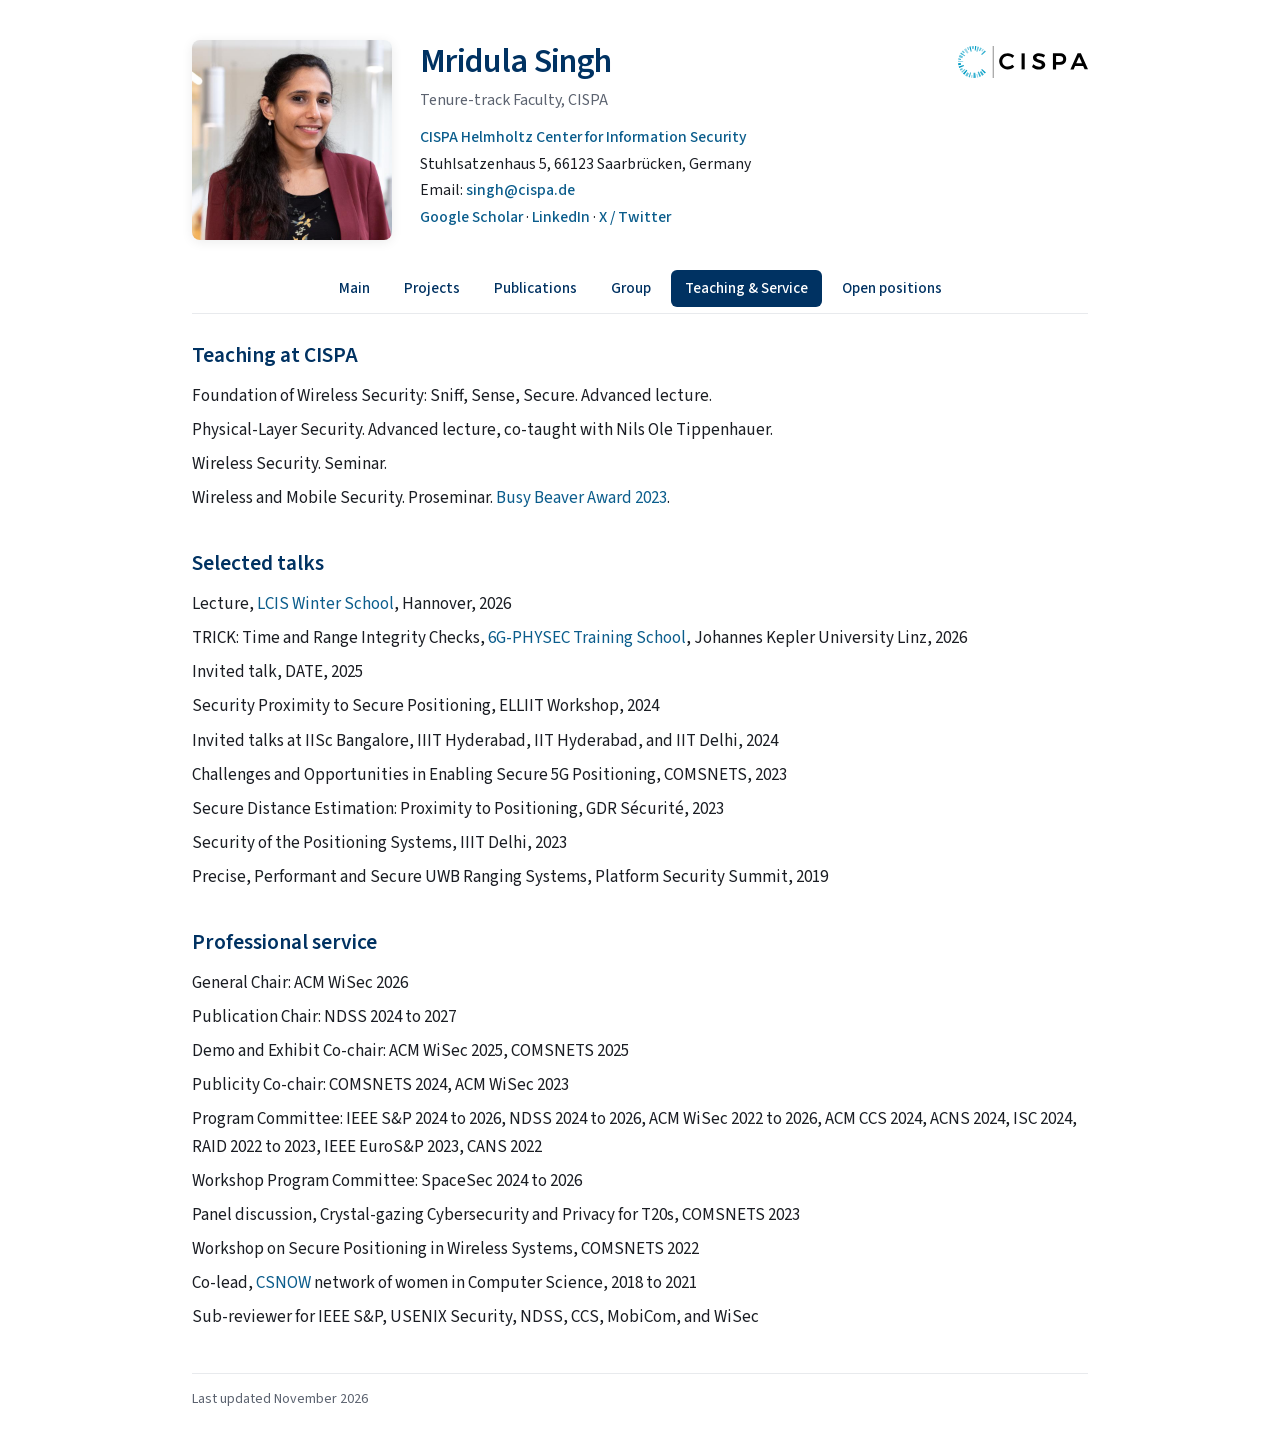
<file: teaching-service.html>
<!doctype html>
<html lang="en">
  <head>
    <meta charset="utf-8">
    <meta name="viewport" content="width=device-width, initial-scale=1">
    <title>Teaching &amp; Service · Mridula Singh</title>
    <meta name="description" content="Mridula Singh, tenure-track faculty at CISPA Helmholtz Center for Information Security. Wireless and systems security.">
    <link rel="stylesheet" href="style.css">
  </head>
  <body>
    <div class="wrap">
      <header class="site-header">
        <img class="headshot" src="mridula.jpg" width="600" height="600" alt="Portrait of Mridula Singh">
        <div class="info">
          <h1><a href="index.html">Mridula Singh</a></h1>
          <p class="tagline">Tenure-track Faculty, CISPA</p>
          <p class="hmeta"><a href="https://cispa.de/en/people/c01mrsi" target="_blank" rel="noopener">CISPA Helmholtz Center for Information Security</a><br>Stuhlsatzenhaus 5, 66123 Saarbrücken, Germany<br>Email: <a href="mailto:singh@cispa.de">singh@cispa.de</a><br><a href="https://scholar.google.com/citations?user=0nTK5BsAAAAJ" target="_blank" rel="noopener">Google Scholar</a> · <a href="https://www.linkedin.com/in/mridula-singh-9a480925" target="_blank" rel="noopener">LinkedIn</a> · <a href="https://twitter.com/singh_mridula" target="_blank" rel="noopener">X / Twitter</a></p>
        </div>
        <div class="logos">
          <img src="cispa-logo.svg" width="4100" height="1000" alt="CISPA">
        </div>
      </header>
      <nav id="mainmenu" aria-label="Main">
        <ul>
          <li><a href="index.html">Main</a></li>
          <li><a href="projects.html">Projects</a></li>
          <li><a href="publications.html">Publications</a></li>
          <li><a href="group.html">Group</a></li>
          <li><a href="teaching-service.html" class="selected">Teaching &amp; Service</a></li>
          <li><a href="positions.html">Open positions</a></li>
        </ul>
      </nav>
      <main>
        <h2>Teaching at CISPA</h2>
        <ul class="plain">
          <li>Foundation of Wireless Security: Sniff, Sense, Secure. Advanced lecture.</li>
          <li>Physical-Layer Security. Advanced lecture, co-taught with Nils Ole Tippenhauer.</li>
          <li>Wireless Security. Seminar.</li>
          <li>Wireless and Mobile Security. Proseminar. <a href="https://cispa.de/en/busy-beaver-singh" target="_blank" rel="noopener">Busy Beaver Award 2023</a>.</li>
        </ul>
        <h2>Selected talks</h2>
        <ul class="plain">
          <li>Lecture, <a href="https://lcis-center.de/events/lcis-winter-school-2026/" target="_blank" rel="noopener">LCIS Winter School</a>, Hannover, 2026</li>
          <li>TRICK: Time and Range Integrity Checks, <a href="https://6gphysec.org/wp-content/uploads/2026/04/TS_Program.pdf" target="_blank" rel="noopener">6G-PHYSEC Training School</a>, Johannes Kepler University Linz, 2026</li>
          <li>Invited talk, DATE, 2025</li>
          <li>Security Proximity to Secure Positioning, ELLIIT Workshop, 2024</li>
          <li>Invited talks at IISc Bangalore, IIIT Hyderabad, IIT Hyderabad, and IIT Delhi, 2024</li>
          <li>Challenges and Opportunities in Enabling Secure 5G Positioning, COMSNETS, 2023</li>
          <li>Secure Distance Estimation: Proximity to Positioning, GDR Sécurité, 2023</li>
          <li>Security of the Positioning Systems, IIIT Delhi, 2023</li>
          <li>Precise, Performant and Secure UWB Ranging Systems, Platform Security Summit, 2019</li>
        </ul>
        <h2>Professional service</h2>
        <ul class="plain">
          <li>General Chair: ACM WiSec 2026</li>
          <li>Publication Chair: NDSS 2024 to 2027</li>
          <li>Demo and Exhibit Co-chair: ACM WiSec 2025, COMSNETS 2025</li>
          <li>Publicity Co-chair: COMSNETS 2024, ACM WiSec 2023</li>
          <li>Program Committee: IEEE S&amp;P 2024 to 2026, NDSS 2024 to 2026, ACM WiSec 2022 to 2026, ACM CCS 2024, ACNS 2024, ISC 2024, RAID 2022 to 2023, IEEE EuroS&amp;P 2023, CANS 2022</li>
          <li>Workshop Program Committee: SpaceSec 2024 to 2026</li>
          <li>Panel discussion, Crystal-gazing Cybersecurity and Privacy for T20s, COMSNETS 2023</li>
          <li>Workshop on Secure Positioning in Wireless Systems, COMSNETS 2022</li>
          <li>Co-lead, <a href="https://csnow.inf.ethz.ch" target="_blank" rel="noopener">CSNOW</a> network of women in Computer Science, 2018 to 2021</li>
          <li>Sub-reviewer for IEEE S&amp;P, USENIX Security, NDSS, CCS, MobiCom, and WiSec</li>
        </ul>
      </main>
      <footer class="foot">
        Last updated November 2026
      </footer>
    </div>
  </body>
</html>
</file>
<file: style.css>
@font-face {
  font-family: 'Source Sans 3';
  font-style: normal;
  font-weight: 400 600;
  font-display: swap;
  src: url(fonts/source-sans-3-normal-latin-ext.woff2) format('woff2');
  unicode-range: U+0100-02BA, U+02BD-02C5, U+02C7-02CC, U+02CE-02D7, U+02DD-02FF, U+0304, U+0308, U+0329, U+1D00-1DBF, U+1E00-1E9F, U+1EF2-1EFF, U+2020, U+20A0-20AB, U+20AD-20C4, U+2113, U+2C60-2C7F, U+A720-A7FF;
}

@font-face {
  font-family: 'Source Sans 3';
  font-style: normal;
  font-weight: 400 600;
  font-display: swap;
  src: url(fonts/source-sans-3-normal-latin.woff2) format('woff2');
  unicode-range: U+0000-00FF, U+0131, U+0152-0153, U+02BB-02BC, U+02C6, U+02DA, U+02DC, U+0304, U+0308, U+0329, U+2000-206F, U+20AC, U+2122, U+2191, U+2193, U+2212, U+2215, U+FEFF, U+FFFD;
}

:root {
  --bg: #ffffff;
  --surface: #fff;
  --ink: #1a1d23;
  --muted: #5c6370;
  --link: #0b5d8c;
  --link-hover: #084a70;
  --accent: #003262;
  --line: #e8eaed;
  --sans: "Source Sans 3",system-ui,-apple-system,"Segoe UI",Roboto,"Helvetica Neue",Arial,sans-serif;
}

* {
  box-sizing: border-box;
}

html {
  scroll-behavior: smooth;
  -webkit-text-size-adjust: 100%;
}

body {
  margin: 0;
  background: var(--bg);
  color: var(--ink);
  font: 400 17px/1.65 var(--sans);
  overflow-wrap: break-word;
}

a {
  color: var(--link);
  text-decoration: none;
  text-underline-offset: .15em;
}

a:hover {
  color: var(--link-hover);
  text-decoration: underline;
}

:focus-visible {
  outline: 2px solid var(--accent);
  outline-offset: 2px;
}

h1,h2,p {
  margin: 0;
}

ul {
  list-style: none;
  margin: 0;
  padding: 0;
}

img {
  max-width: 100%;
  height: auto;
}

.wrap {
  max-width: 60rem;
  margin: 0 auto;
  padding: 32px 32px 28px;
}

.site-header {
  display: grid;
  grid-template-columns: auto minmax(0,1fr) auto;
  gap: 28px;
  align-items: start;
  padding: 8px 0 4px;
  margin-bottom: 20px;
}

.headshot {
  display: block;
  width: 200px;
  border-radius: 8px;
  box-shadow: 0 2px 12px rgba(0,0,0,.08);
}

.info h1 {
  font-size: 34px;
  font-weight: 600;
  letter-spacing: -.02em;
  line-height: 1.2;
  color: var(--accent);
  margin: 2px 0 6px;
}

.info h1 a {
  color: inherit;
  text-decoration: none;
}

.tagline {
  font-size: 16px;
  line-height: 1.45;
  color: var(--muted);
  margin-bottom: 12px;
}

.hmeta {
  font-size: 15.7px;
  line-height: 1.7;
}

.hmeta a {
  font-weight: 500;
}

.logos img {
  display: block;
  width: 130px;
  margin-top: 6px;
}

#mainmenu ul {
  display: flex;
  flex-wrap: wrap;
  justify-content: center;
  gap: 4px 6px;
  padding: 6px 0;
  border-bottom: 1px solid var(--line);
}

#mainmenu a {
  display: inline-block;
  font-size: 15.2px;
  font-weight: 500;
  line-height: 1.4;
  padding: 8px 14px;
  border-radius: 6px;
  color: var(--accent);
  white-space: nowrap;
}

#mainmenu a:hover {
  color: var(--accent);
  background: rgba(0,50,98,.08);
  text-decoration: none;
}

#mainmenu a.selected,#mainmenu a.selected:hover {
  background: var(--accent);
  color: #fff;
}

main {
  padding: 28px 0 36px;
}

main h2 {
  color: var(--accent);
  font-size: 21.5px;
  font-weight: 600;
  line-height: 1.3;
  margin: 32px 0 12px;
}

main>h2:first-child,main>.project:first-child {
  margin-top: 0;
}

.bio p {
  margin-bottom: 16px;
}

.news li {
  display: grid;
  grid-template-columns: 78px minmax(0,1fr);
  gap: 12px;
  padding: 0 0 8px;
}

.date {
  font-size: 15px;
  color: var(--muted);
  white-space: nowrap;
  line-height: 1.75;
}

.selected li {
  padding: 0 0 10px;
}

.selected a {
  font-weight: 500;
}

.meta {
  display: block;
  font-size: 15px;
  color: var(--muted);
}

.award {
  color: var(--accent);
  font-weight: 600;
}

.more {
  font-weight: 500;
}

.project {
  display: grid;
  grid-template-columns: 260px minmax(0,1fr);
  gap: 28px;
  align-items: start;
  padding: 28px 0;
  border-top: 1px solid var(--line);
}

.project:first-of-type {
  border-top: 0;
  padding-top: 4px;
}

.project.flip {
  grid-template-columns: minmax(0,1fr) 260px;
}

.project.flip .p-media {
  order: 2;
}

.p-media {
  background: var(--surface);
  border: 1px solid var(--line);
  border-radius: 10px;
  padding: 8px;
  overflow: hidden;
  box-shadow: 0 1px 2px rgba(0,0,0,.04);
}

.p-img {
  display: block;
  aspect-ratio: 260/167;
}

.p-img img {
  display: block;
  width: 100%;
  height: 100%;
  object-fit: contain;
}

.p-video {
  position: relative;
}

.p-video::after {
  content: "";
  position: absolute;
  left: 50%;
  top: 50%;
  width: 46px;
  height: 46px;
  margin: -23px 0 0 -23px;
  border-radius: 50%;
  background: rgba(0,50,98,.82) url("data:image/svg+xml,%3Csvg xmlns='http://www.w3.org/2000/svg' viewBox='0 0 24 24'%3E%3Cpath fill='white' d='M8 5v14l11-7z'/%3E%3C/svg%3E") center/28px no-repeat;
}

.p-video:hover::after {
  background-color: var(--link);
}

.p-cap {
  font-size: 13px;
  line-height: 1.35;
  color: var(--muted);
  margin: 6px 0 0;
  text-align: center;
}

.vid-dlg {
  width: min(960px,94vw);
  padding: 0;
  border: 0;
  background: transparent;
  overflow: visible;
  margin: auto;
}

.vid-dlg::backdrop {
  background: rgba(10,14,20,.84);
}

.vid-dlg iframe {
  display: block;
  width: 100%;
  aspect-ratio: 16/9;
  border: 0;
  background: #000;
  border-radius: 6px;
}

.vid-dlg form {
  text-align: right;
  margin: 0 0 8px;
}

.vid-x {
  font: 500 14px/1 var(--sans);
  color: #fff;
  background: none;
  border: 1px solid rgba(255,255,255,.55);
  border-radius: 4px;
  padding: 7px 12px;
  cursor: pointer;
}

.vid-x:hover {
  background: rgba(255,255,255,.14);
}

.project h2 {
  font-size: 19.5px;
  line-height: 1.3;
  margin: 0 0 8px;
}

.project h2 a,.p-title {
  color: var(--accent);
}

.related {
  margin-top: 12px;
  padding-top: 10px;
  border-top: 1px solid var(--line);
}

.related li {
  font-size: 15.5px;
  line-height: 1.5;
  padding: 0 0 6px;
}

.plinks {
  font-weight: 500;
  white-space: nowrap;
}

.plinks a {
  margin-right: 10px;
}

h2.year {
  margin-top: 28px;
}

main>h2.year:first-child {
  margin-top: 0;
}

.pubs li {
  padding: 0 0 14px;
}

.pub-title {
  display: block;
  font-weight: 600;
  line-height: 1.4;
}

.authors {
  display: block;
  font-size: 15.5px;
  color: var(--muted);
}

.pub-foot {
  display: flex;
  flex-wrap: wrap;
  gap: 0 12px;
  font-size: 15.5px;
  color: var(--muted);
}

.vshort {
  color: var(--ink);
  font-weight: 600;
}

.plain li {
  padding: 0 0 6px;
}

p.roles {
  margin-bottom: 10px;
}

.apply {
  margin-top: 16px;
}

.rname {
  font-weight: 600;
}

.people {
  display: grid;
  grid-template-columns: repeat(auto-fill,minmax(170px,1fr));
  gap: 0 24px;
}

.people li {
  border-top: 1px solid var(--line);
  padding: 10px 0 18px;
}

.pname {
  display: block;
  font-weight: 600;
  line-height: 1.3;
}

.pline {
  display: block;
  font-size: 15px;
  color: var(--muted);
  margin-top: 2px;
}

/* ComPASS hiring page (compass.html) */
.hiring p {
  margin-bottom: 12px;
}

.role-index {
  margin: 0;
  padding-left: 1.4em;
}

.role-index li {
  padding: 0 0 4px;
}

.role-index a {
  font-weight: 500;
}

.role {
  margin-top: 24px;
  padding-top: 20px;
  border-top: 1px solid var(--line);
}

.role h3 {
  margin: 0 0 8px;
  font-size: 19px;
  font-weight: 600;
  line-height: 1.3;
  color: var(--accent);
}

.role h4 {
  margin: 14px 0 4px;
  font-size: 16px;
  font-weight: 600;
}

.bullets {
  list-style: disc;
  padding-left: 1.3em;
  margin-bottom: 12px;
}

.bullets li {
  padding: 0 0 4px;
}

.facts {
  display: grid;
  grid-template-columns: max-content minmax(0,1fr);
  gap: 4px 20px;
  margin: 0;
}

.facts dt {
  font-weight: 600;
}

.facts dd {
  margin: 0;
}

.apply-now {
  font-weight: 600;
}

.foot {
  border-top: 1px solid var(--line);
  padding-top: 14px;
  font-size: 14px;
  color: var(--muted);
}

@media(max-width:720px) {
  .wrap {
    padding: 16px 16px 24px;
  }
  .site-header {
    grid-template-columns: minmax(0,1fr);
    text-align: center;
    gap: 16px;
    padding: 8px 0 0;
  }
  .headshot {
    justify-self: center;
    width: 180px;
  }
  .logos img {
    margin: 0 auto;
    width: 120px;
  }
  .project,.project.flip {
    grid-template-columns: minmax(0,1fr);
    gap: 16px;
  }
  .project.flip .p-media {
    order: 0;
  }
  .p-media {
    max-width: 280px;
  }
  #mainmenu a {
    padding: 7px 11px;
  }
  .facts {
    grid-template-columns: minmax(0,1fr);
    gap: 0;
  }
  .facts dd {
    margin-bottom: 8px;
  }
}
</file>
